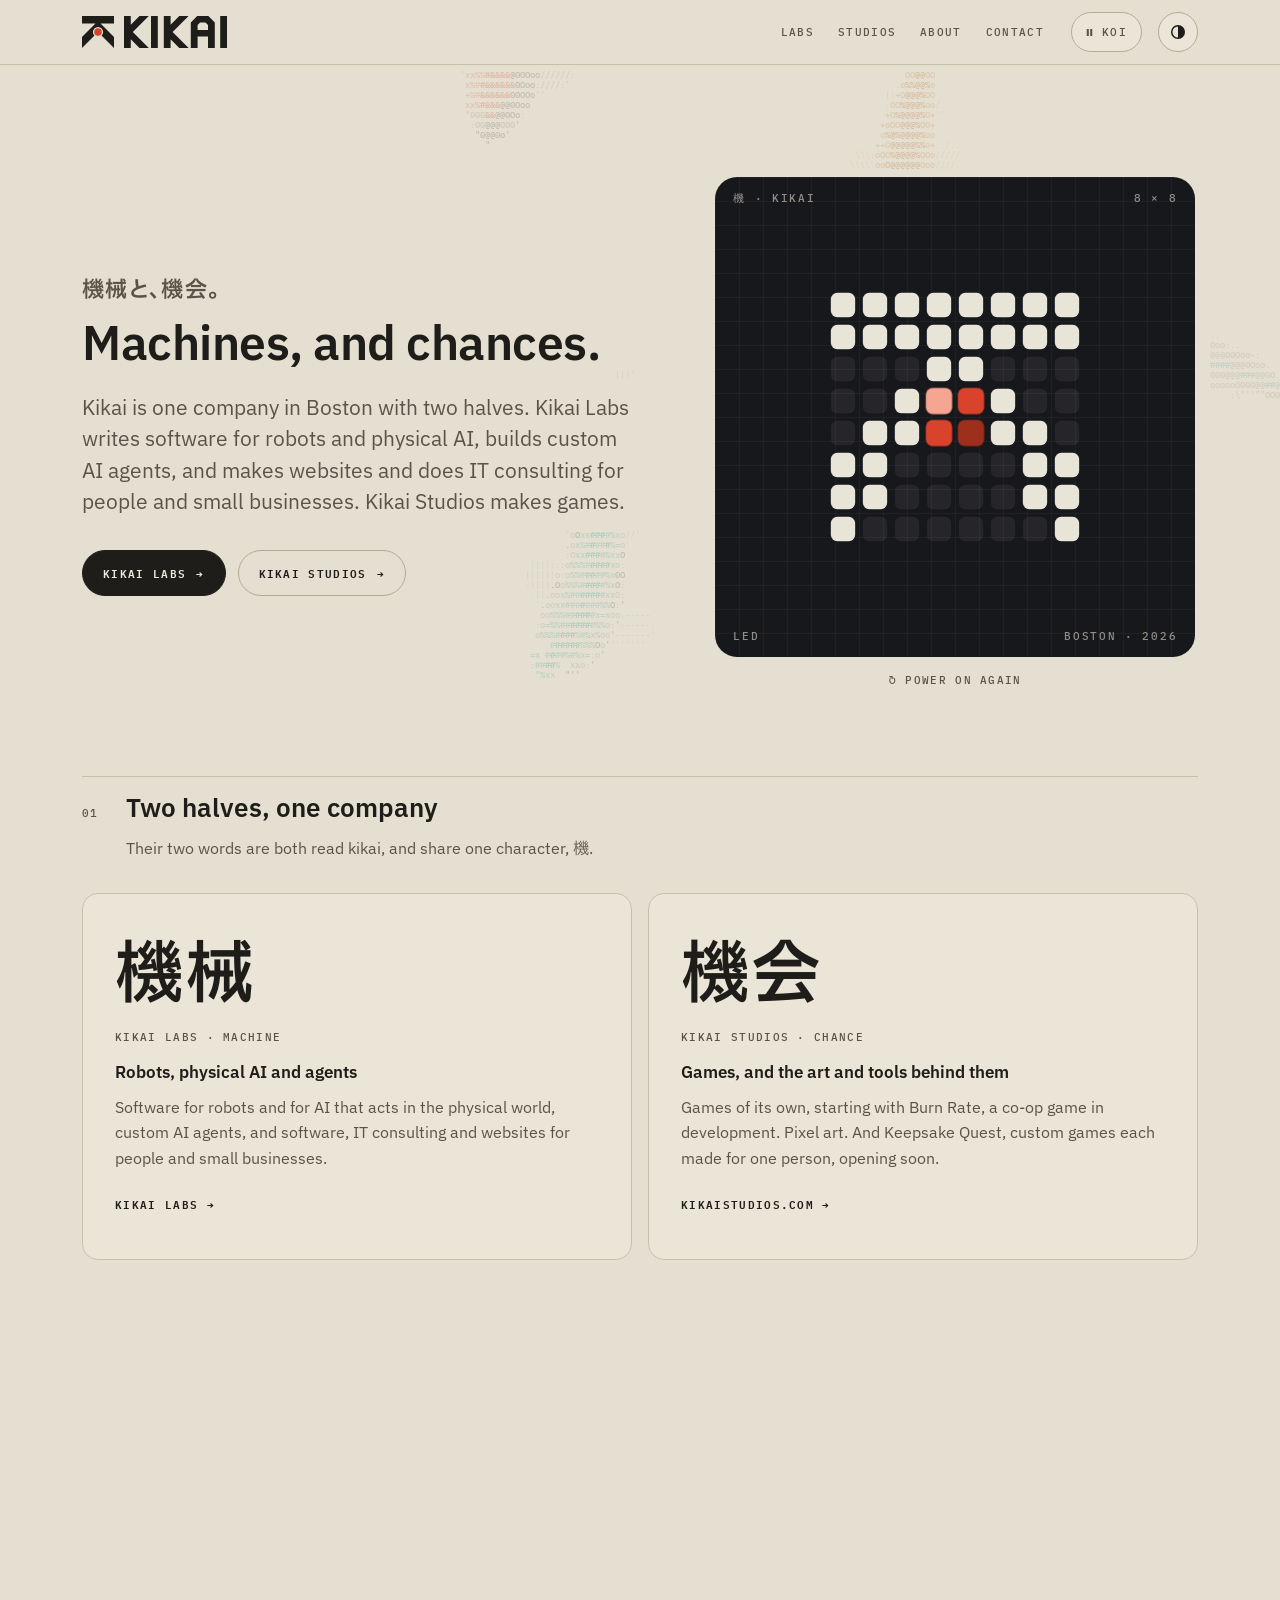
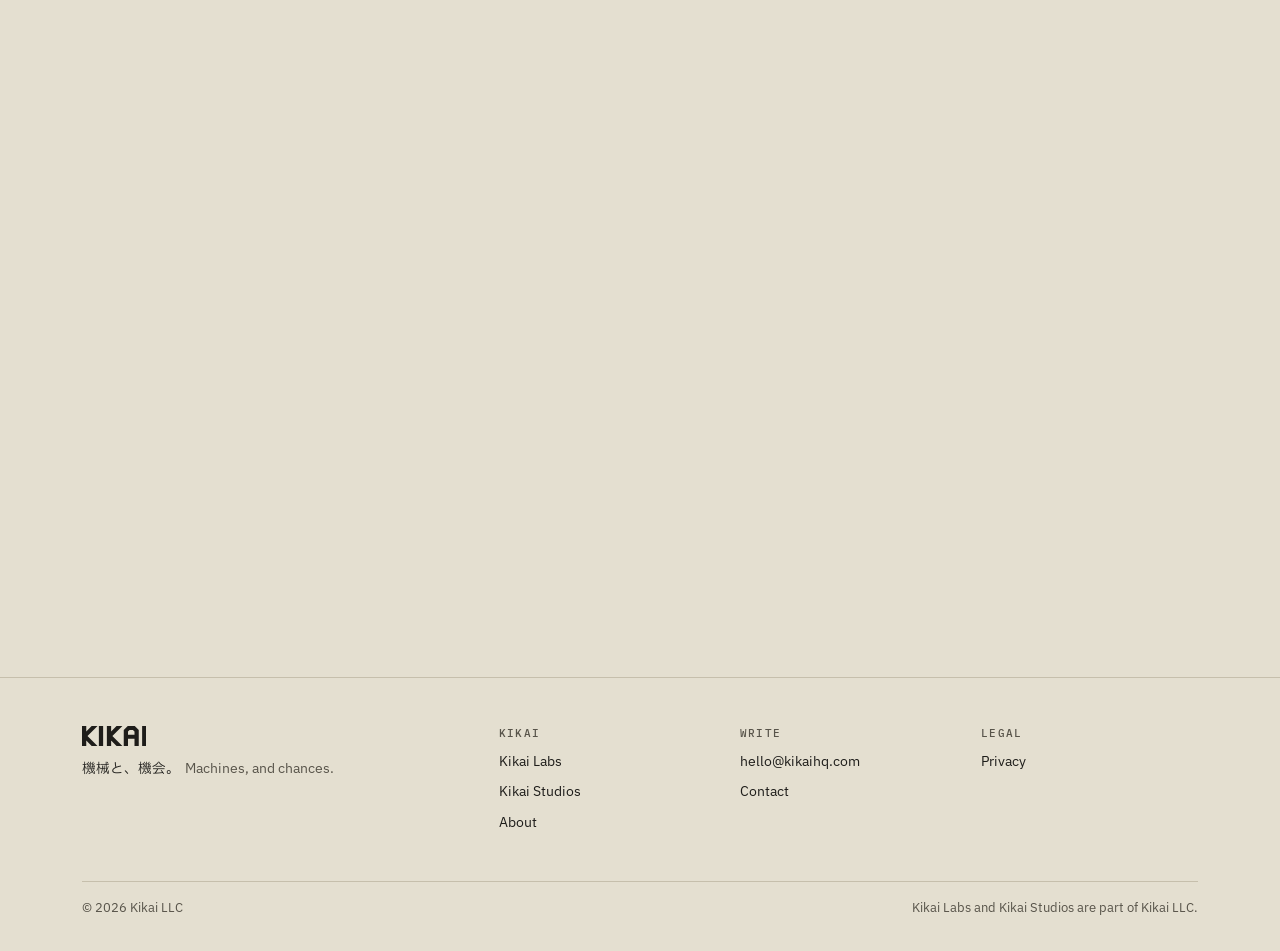
<file: index.html>
<!doctype html>
<html lang="en">
<head>
<meta charset="utf-8">
<meta name="viewport" content="width=device-width, initial-scale=1, viewport-fit=cover">
<meta http-equiv="Content-Security-Policy" content="default-src &#x27;self&#x27;; img-src &#x27;self&#x27; data:; style-src &#x27;self&#x27;; script-src &#x27;self&#x27;; font-src &#x27;self&#x27;; connect-src &#x27;self&#x27;; manifest-src &#x27;self&#x27;; object-src &#x27;none&#x27;; base-uri &#x27;self&#x27;; form-action &#x27;none&#x27;">
<meta name="referrer" content="strict-origin-when-cross-origin">
<meta name="color-scheme" content="dark light">
<title>Kikai · Machines, and chances</title>
<meta name="description" content="Kikai is one company in Boston with two halves. Kikai Labs works on robots, physical AI, AI agents and software. Kikai Studios makes games.">
<link rel="canonical" href="https://kikaihq.com/">
<meta property="og:url" content="https://kikaihq.com/">
<meta property="og:type" content="website">
<meta property="og:locale" content="en_US">
<meta property="og:site_name" content="Kikai">
<meta property="og:title" content="Kikai · Machines, and chances">
<meta property="og:description" content="Kikai is one company in Boston with two halves. Kikai Labs works on robots, physical AI, AI agents and software. Kikai Studios makes games.">
<meta property="og:image" content="https://kikaihq.com/assets/marks/og-kikaihq.com.png">
<meta property="og:image:width" content="1200">
<meta property="og:image:height" content="630">
<meta property="og:image:type" content="image/png">
<meta property="og:image:alt" content="The Kikai mark, a K turned a quarter with a red core, beside the words: Machines, and chances.">
<meta name="twitter:card" content="summary_large_image">
<meta name="twitter:title" content="Kikai · Machines, and chances">
<meta name="twitter:description" content="Kikai is one company in Boston with two halves. Kikai Labs works on robots, physical AI, AI agents and software. Kikai Studios makes games.">
<meta name="twitter:image" content="https://kikaihq.com/assets/marks/og-kikaihq.com.png">
<meta name="twitter:image:alt" content="The Kikai mark, a K turned a quarter with a red core, beside the words: Machines, and chances.">
<meta name="theme-color" content="#111317" media="(prefers-color-scheme: dark)">
<meta name="theme-color" content="#E4DFD0" media="(prefers-color-scheme: light)">
<link rel="icon" href="/favicon.ico?v=1c65050c24" sizes="16x16 32x32 48x48">
<link rel="icon" href="/assets/marks/icon.svg?v=1c65050c24" type="image/svg+xml">
<link rel="apple-touch-icon" href="/assets/marks/apple-touch-icon.png?v=1c65050c24">
<link rel="manifest" href="/site.webmanifest?v=1c65050c24">
<link rel="preload" href="/assets/fonts/ibm-plex-sans.woff2" as="font" type="font/woff2" crossorigin>
<link rel="preload" href="/assets/fonts/ibm-plex-mono-500.woff2" as="font" type="font/woff2" crossorigin>
<link rel="stylesheet" href="/assets/tokens.css">
<link rel="stylesheet" href="/assets/base.css">
<script src="/assets/js/theme.js"></script>
<script src="/assets/js/motion.js" defer></script>
<script src="/assets/js/koi.js" defer></script>
<link rel="stylesheet" href="/css/site.css">

<script src="/assets/js/power-on.js" defer></script>
<script type="application/ld+json">
{
  "@context": "https://schema.org",
  "@graph": [
    {
      "@type": "Organization",
      "@id": "https://kikaihq.com/#organization",
      "name": "Kikai LLC",
      "url": "https://kikaihq.com/",
      "logo": "https://kikaihq.com/assets/marks/icon-512.png",
      "email": "hello@kikaihq.com",
      "foundingDate": "2026-10-14",
      "founder": { "@type": "Person", "name": "Noah Jean-Pierre Hathout", "url": "https://noahhathout.com" },
      "address": { "@type": "PostalAddress", "addressRegion": "MA", "addressCountry": "US" }
    },
    {
      "@type": "WebSite",
      "@id": "https://kikaihq.com/#website",
      "name": "Kikai",
      "url": "https://kikaihq.com/",
      "inLanguage": "en",
      "publisher": { "@id": "https://kikaihq.com/#organization" }
    }
  ]
}
</script>
</head>
<body>
<a class="skip" href="#main">Skip to content</a>
<header class="site-head">
  <div class="wrap site-head-in">
    <a class="brand" href="/" aria-label="Kikai, home"><svg class="lockup" xmlns="http://www.w3.org/2000/svg" viewBox="0 0 36.25 8" aria-hidden="true" focusable="false"><defs><mask id="kv6-i1" maskUnits="userSpaceOnUse" x="-1" y="-1" width="10" height="10"><rect x="-1" y="-1" width="10" height="10" fill="white"/><circle cx="4" cy="4" r="1.28" fill="black"/></mask></defs><g transform="rotate(90 4 4)"><path mask="url(#kv6-i1)" d="M0 0H1.88V3.37L5.25 0H8L4 4L8 8H5.25L1.88 4.63V8H0Z" fill="currentColor"/><circle class="core" cx="4" cy="4" r="0.95" fill="#D9432C"/></g><g transform="translate(10.5 0) scale(1)"><path fill-rule="evenodd" d="M0 0H1.7V8H0Z M1.7 2.17L3.87 0H6.2L2.2 4L6.2 8H3.87L1.7 5.83Z M6.75 0H8.45V8H6.75Z M9.95 0H11.65V8H9.95Z M11.65 2.17L13.82 0H16.15L12.15 4L16.15 8H13.82L11.65 5.83Z M16.7 8V1.6L18.3 0H21.1L22.7 1.6V8H21V5.1H18.4V8Z M18.4 2.233V3.5H21V2.233L20.367 1.6H19.033Z M24.05 0H25.75V8H24.05Z" fill="currentColor"/></g></svg></a>
    <nav class="site-nav" aria-label="Main">
      <a href="/labs/">Labs</a>
      <a href="https://kikaistudios.com/">Studios</a>
      <a href="/about/">About</a>
      <a href="/contact/">Contact</a>
    </nav>
    <button type="button" class="theme-btn" data-theme-toggle aria-label="Switch between the ink and paper themes"><svg viewBox="0 0 16 16" aria-hidden="true" focusable="false"><circle cx="8" cy="8" r="6.25" fill="none" stroke="currentColor" stroke-width="1.5"/><path d="M8 1.75a6.25 6.25 0 0 1 0 12.5z" fill="currentColor"/></svg></button>
  </div>
</header>
<main id="main">

<section class="wrap hero" aria-labelledby="hero-title">
  <div class="hero-copy">
    <p class="hero-jp" lang="ja">機械と、機会。</p>
    <h1 id="hero-title">Machines, and chances.</h1>
    <p class="lede">Kikai is one company in Boston with two halves. Kikai Labs writes software for robots and physical AI, builds custom AI agents, and makes websites and does IT consulting for people and small businesses. Kikai Studios makes games.</p>
    <div class="btns">
      <a class="btn btn-primary" href="/labs/">Kikai Labs <span aria-hidden="true">→</span></a>
      <a class="btn" href="https://kikaistudios.com/">Kikai Studios <span aria-hidden="true">→</span></a>
    </div>
  </div>
  <div class="hero-art">
    <div class="board grid-bg power" id="power" data-power-on>
      <span class="anno tl" aria-hidden="true">機 · Kikai</span>
      <span class="anno tr" aria-hidden="true">8 × 8</span>
      <div class="layer led" aria-hidden="true"><svg xmlns="http://www.w3.org/2000/svg" viewBox="0 0 8 8" aria-hidden="true" focusable="false"><rect x="0.12" y="2.12" width=".76" height=".76" rx=".2" fill="rgba(233,228,216,.07)"/><rect x="1.12" y="2.12" width=".76" height=".76" rx=".2" fill="rgba(233,228,216,.07)"/><rect x="2.12" y="2.12" width=".76" height=".76" rx=".2" fill="rgba(233,228,216,.07)"/><rect x="5.12" y="2.12" width=".76" height=".76" rx=".2" fill="rgba(233,228,216,.07)"/><rect x="6.12" y="2.12" width=".76" height=".76" rx=".2" fill="rgba(233,228,216,.07)"/><rect x="7.12" y="2.12" width=".76" height=".76" rx=".2" fill="rgba(233,228,216,.07)"/><rect x="0.12" y="3.12" width=".76" height=".76" rx=".2" fill="rgba(233,228,216,.07)"/><rect x="1.12" y="3.12" width=".76" height=".76" rx=".2" fill="rgba(233,228,216,.07)"/><rect x="6.12" y="3.12" width=".76" height=".76" rx=".2" fill="rgba(233,228,216,.07)"/><rect x="7.12" y="3.12" width=".76" height=".76" rx=".2" fill="rgba(233,228,216,.07)"/><rect x="0.12" y="4.12" width=".76" height=".76" rx=".2" fill="rgba(233,228,216,.07)"/><rect x="7.12" y="4.12" width=".76" height=".76" rx=".2" fill="rgba(233,228,216,.07)"/><rect x="2.12" y="5.12" width=".76" height=".76" rx=".2" fill="rgba(233,228,216,.07)"/><rect x="3.12" y="5.12" width=".76" height=".76" rx=".2" fill="rgba(233,228,216,.07)"/><rect x="4.12" y="5.12" width=".76" height=".76" rx=".2" fill="rgba(233,228,216,.07)"/><rect x="5.12" y="5.12" width=".76" height=".76" rx=".2" fill="rgba(233,228,216,.07)"/><rect x="2.12" y="6.12" width=".76" height=".76" rx=".2" fill="rgba(233,228,216,.07)"/><rect x="3.12" y="6.12" width=".76" height=".76" rx=".2" fill="rgba(233,228,216,.07)"/><rect x="4.12" y="6.12" width=".76" height=".76" rx=".2" fill="rgba(233,228,216,.07)"/><rect x="5.12" y="6.12" width=".76" height=".76" rx=".2" fill="rgba(233,228,216,.07)"/><rect x="1.12" y="7.12" width=".76" height=".76" rx=".2" fill="rgba(233,228,216,.07)"/><rect x="2.12" y="7.12" width=".76" height=".76" rx=".2" fill="rgba(233,228,216,.07)"/><rect x="3.12" y="7.12" width=".76" height=".76" rx=".2" fill="rgba(233,228,216,.07)"/><rect x="4.12" y="7.12" width=".76" height=".76" rx=".2" fill="rgba(233,228,216,.07)"/><rect x="5.12" y="7.12" width=".76" height=".76" rx=".2" fill="rgba(233,228,216,.07)"/><rect x="6.12" y="7.12" width=".76" height=".76" rx=".2" fill="rgba(233,228,216,.07)"/><rect class="mod d3" x="0.12" y="0.12" width=".76" height=".76" rx=".2" fill="#E9E4D8"/><rect class="mod d3" x="1.12" y="0.12" width=".76" height=".76" rx=".2" fill="#E9E4D8"/><rect class="mod d3" x="2.12" y="0.12" width=".76" height=".76" rx=".2" fill="#E9E4D8"/><rect class="mod d3" x="3.12" y="0.12" width=".76" height=".76" rx=".2" fill="#E9E4D8"/><rect class="mod d3" x="4.12" y="0.12" width=".76" height=".76" rx=".2" fill="#E9E4D8"/><rect class="mod d3" x="5.12" y="0.12" width=".76" height=".76" rx=".2" fill="#E9E4D8"/><rect class="mod d3" x="6.12" y="0.12" width=".76" height=".76" rx=".2" fill="#E9E4D8"/><rect class="mod d3" x="7.12" y="0.12" width=".76" height=".76" rx=".2" fill="#E9E4D8"/><rect class="mod d3" x="0.12" y="1.12" width=".76" height=".76" rx=".2" fill="#E9E4D8"/><rect class="mod d2" x="1.12" y="1.12" width=".76" height=".76" rx=".2" fill="#E9E4D8"/><rect class="mod d2" x="2.12" y="1.12" width=".76" height=".76" rx=".2" fill="#E9E4D8"/><rect class="mod d2" x="3.12" y="1.12" width=".76" height=".76" rx=".2" fill="#E9E4D8"/><rect class="mod d2" x="4.12" y="1.12" width=".76" height=".76" rx=".2" fill="#E9E4D8"/><rect class="mod d2" x="5.12" y="1.12" width=".76" height=".76" rx=".2" fill="#E9E4D8"/><rect class="mod d2" x="6.12" y="1.12" width=".76" height=".76" rx=".2" fill="#E9E4D8"/><rect class="mod d3" x="7.12" y="1.12" width=".76" height=".76" rx=".2" fill="#E9E4D8"/><rect class="mod d1" x="3.12" y="2.12" width=".76" height=".76" rx=".2" fill="#E9E4D8"/><rect class="mod d1" x="4.12" y="2.12" width=".76" height=".76" rx=".2" fill="#E9E4D8"/><rect class="mod d1" x="2.12" y="3.12" width=".76" height=".76" rx=".2" fill="#E9E4D8"/><rect class="core d0" x="3.12" y="3.12" width=".76" height=".76" rx=".2" fill="#F6A592"/><rect class="core d0" x="4.12" y="3.12" width=".76" height=".76" rx=".2" fill="#D9432C"/><rect class="mod d1" x="5.12" y="3.12" width=".76" height=".76" rx=".2" fill="#E9E4D8"/><rect class="mod d2" x="1.12" y="4.12" width=".76" height=".76" rx=".2" fill="#E9E4D8"/><rect class="mod d1" x="2.12" y="4.12" width=".76" height=".76" rx=".2" fill="#E9E4D8"/><rect class="core d0" x="3.12" y="4.12" width=".76" height=".76" rx=".2" fill="#D9432C"/><rect class="core d0" x="4.12" y="4.12" width=".76" height=".76" rx=".2" fill="#9E2F1C"/><rect class="mod d1" x="5.12" y="4.12" width=".76" height=".76" rx=".2" fill="#E9E4D8"/><rect class="mod d2" x="6.12" y="4.12" width=".76" height=".76" rx=".2" fill="#E9E4D8"/><rect class="mod d3" x="0.12" y="5.12" width=".76" height=".76" rx=".2" fill="#E9E4D8"/><rect class="mod d2" x="1.12" y="5.12" width=".76" height=".76" rx=".2" fill="#E9E4D8"/><rect class="mod d2" x="6.12" y="5.12" width=".76" height=".76" rx=".2" fill="#E9E4D8"/><rect class="mod d3" x="7.12" y="5.12" width=".76" height=".76" rx=".2" fill="#E9E4D8"/><rect class="mod d3" x="0.12" y="6.12" width=".76" height=".76" rx=".2" fill="#E9E4D8"/><rect class="mod d2" x="1.12" y="6.12" width=".76" height=".76" rx=".2" fill="#E9E4D8"/><rect class="mod d2" x="6.12" y="6.12" width=".76" height=".76" rx=".2" fill="#E9E4D8"/><rect class="mod d3" x="7.12" y="6.12" width=".76" height=".76" rx=".2" fill="#E9E4D8"/><rect class="mod d3" x="0.12" y="7.12" width=".76" height=".76" rx=".2" fill="#E9E4D8"/><rect class="mod d3" x="7.12" y="7.12" width=".76" height=".76" rx=".2" fill="#E9E4D8"/></svg></div>
      <div class="layer px" aria-hidden="true"><svg xmlns="http://www.w3.org/2000/svg" viewBox="0 0 8 8" aria-hidden="true" focusable="false" shape-rendering="crispEdges"><path d="M0 0h8v2h-8zM3 2h2v1h-2zM2 3h1v1h-1zM5 3h1v1h-1zM1 4h2v1h-2zM5 4h2v1h-2zM0 5h2v2h-2zM6 5h2v2h-2zM0 7h1v1h-1zM7 7h1v1h-1z" fill="#E9E4D8"/><path d="M3 3h1v1h-1z" fill="#F6A592"/><path d="M4 3h1v1h-1zM3 4h1v1h-1z" fill="#D9432C"/><path d="M4 4h1v1h-1z" fill="#9E2F1C"/></svg></div>
      <div class="layer vec"><svg xmlns="http://www.w3.org/2000/svg" viewBox="0 0 8 8" role="img" aria-label="The Kikai mark: a K turned a quarter, standing on two legs, with a red core at its heart"><defs><mask id="kv1-i2" maskUnits="userSpaceOnUse" x="-1" y="-1" width="10" height="10"><rect x="-1" y="-1" width="10" height="10" fill="white"/><circle cx="4" cy="4" r="1.28" fill="black"/></mask></defs><g transform="rotate(90 4 4)"><path mask="url(#kv1-i2)" d="M0 0H1.88V3.37L5.25 0H8L4 4L8 8H5.25L1.88 4.63V8H0Z" fill="currentColor"/><circle class="core" cx="4" cy="4" r="0.95" fill="#D9432C"/></g></svg></div>
      <span class="anno bl" data-power-on-stage aria-hidden="true">LED · Pixel · Vector</span>
      <span class="anno br" aria-hidden="true">Boston · 2026</span>
    </div>
    <button type="button" class="replay" data-power-on-replay aria-controls="power" hidden><span aria-hidden="true">↻</span> Power on again</button>
  </div>
</section>

<section class="section wrap" aria-labelledby="halves-title">
  <div class="section-head">
    <span class="label">01</span>
    <h2 id="halves-title">Two halves, one company</h2>
    <p>Their two words are both read kikai, and share one character, 機.</p>
  </div>
  <div class="halves">
    <article class="card half card-link">
      <span class="half-jp" lang="ja">機械</span>
      <span class="label">Kikai Labs · machine</span>
      <h3>Robots, physical AI and agents</h3>
      <p>Software for robots and for AI that acts in the physical world, custom AI agents, and software, IT consulting and websites for people and small businesses.</p>
      <a class="more stretch" href="/labs/">Kikai Labs <span aria-hidden="true">→</span></a>
    </article>
    <article class="card half card-link">
      <span class="half-jp" lang="ja">機会</span>
      <span class="label">Kikai Studios · chance</span>
      <h3>Games, and the art and tools behind them</h3>
      <p>Games of its own, starting with Burn Rate, a co-op game in development. Pixel art. And Keepsake Quest, custom games each made for one person, opening soon.</p>
      <a class="more stretch" href="https://kikaistudios.com/">kikaistudios.com <span aria-hidden="true">→</span></a>
    </article>
  </div>
</section>

<section class="section wrap" aria-labelledby="name-title">
  <div class="section-head">
    <span class="label">02</span>
    <h2 id="name-title">One character, two words</h2>
  </div>
  <div class="name-grid">
    <figure class="board grid-bg kanji-board">
      <span class="anno tl" aria-hidden="true">機 · ki</span>
      <span class="anno tr" aria-hidden="true">15 × 15</span>
      <svg xmlns="http://www.w3.org/2000/svg" viewBox="0 0 15 15" role="img" aria-label="The character 機, drawn on a 15 by 15 grid, with a red dot where its tree radical crosses itself" shape-rendering="crispEdges"><path d="M2 0h1v4h-1zM7 0h1v1h-1zM9 0h1v2h-1zM13 0h1v1h-1zM6 1h1v1h-1zM12 1h1v1h-1zM5 2h1v1h-1zM8 2h2v1h-2zM11 2h1v1h-1zM14 2h1v1h-1zM6 3h2v1h-2zM9 3h1v5h-1zM12 3h2v1h-2zM0 4h2v1h-2zM3 4h2v1h-2zM6 4h1v1h-1zM12 4h1v1h-1zM2 5h1v1h-1zM5 5h1v1h-1zM7 5h1v1h-1zM11 5h1v1h-1zM14 5h1v1h-1zM1 6h3v2h-3zM5 6h3v1h-3zM11 6h4v1h-4zM13 7h1v1h-1zM0 8h1v3h-1zM2 8h1v7h-1zM4 8h1v1h-1zM6 8h9v1h-9zM6 9h1v2h-1zM10 9h1v3h-1zM13 10h1v1h-1zM6 11h2v1h-2zM12 11h1v1h-1zM5 12h1v2h-1zM8 12h1v1h-1zM11 12h1v1h-1zM14 12h1v2h-1zM10 13h1v1h-1zM12 13h1v1h-1zM4 14h1v1h-1zM8 14h2v1h-2zM13 14h2v1h-2z" fill="currentColor"/><path d="M2 4h1v1h-1z" fill="#D9432C"/></svg>
    </figure>
    <dl class="words">
      <div><dt lang="ja">機</dt><dd><b>ki</b><span>The character both words share. It once named the trigger of a crossbow.</span></dd></div>
      <div><dt lang="ja">機械</dt><dd><b>kikai, machine</b><span>Kikai Labs: robots, physical AI, agents, software.</span></dd></div>
      <div><dt lang="ja">機会</dt><dd><b>kikai, chance</b><span>Kikai Studios: chances to play.</span></dd></div>
      <div><dt lang="ja" class="long">機械と、機会。</dt><dd><b>kikai to, kikai</b><span>Machines, and chances. Both halves in one line.</span></dd></div>
    </dl>
  </div>
</section>

<section class="section wrap" aria-labelledby="cta-title">
  <div class="board grid-bg cta">
    <div>
      <p class="label">Write to Kikai</p>
      <h2 id="cta-title">Working on a robot, an agent, a website or a game?</h2>
      <p>One address reaches both halves of Kikai.</p>
    </div>
    <a class="btn btn-primary btn-email" href="mailto:hello@kikaihq.com?subject=Hello%2C%20Kikai">hello@kikaihq.com</a>
  </div>
</section>
<div class="wrap">
  <p class="founder">Founded in 2026 by Noah Jean-Pierre Hathout, a robotics and AI engineer in Boston. <a href="https://noahhathout.com">noahhathout.com</a></p>
</div>

</main>
<footer class="site-foot">
  <div class="wrap">
    <div class="foot-top">
      <div class="foot-brand">
        <a class="brand" href="/" aria-label="Kikai, home"><svg class="wordmark" xmlns="http://www.w3.org/2000/svg" viewBox="0 0 25.75 8" aria-hidden="true" focusable="false"><path fill-rule="evenodd" d="M0 0H1.7V8H0Z M1.7 2.17L3.87 0H6.2L2.2 4L6.2 8H3.87L1.7 5.83Z M6.75 0H8.45V8H6.75Z M9.95 0H11.65V8H9.95Z M11.65 2.17L13.82 0H16.15L12.15 4L16.15 8H13.82L11.65 5.83Z M16.7 8V1.6L18.3 0H21.1L22.7 1.6V8H21V5.1H18.4V8Z M18.4 2.233V3.5H21V2.233L20.367 1.6H19.033Z M24.05 0H25.75V8H24.05Z" fill="currentColor"/></svg></a>
        <p class="foot-tag"><span lang="ja">機械と、機会。</span>Machines, and chances.</p>
      </div>
      <nav class="foot-nav" aria-label="Footer">
        <div>
          <p class="label">Kikai</p>
          <ul>
            <li><a href="/labs/">Kikai Labs</a></li>
            <li><a href="https://kikaistudios.com/">Kikai Studios</a></li>
            <li><a href="/about/">About</a></li>
          </ul>
        </div>
        <div>
          <p class="label">Write</p>
          <ul>
            <li><a href="mailto:hello@kikaihq.com">hello@kikaihq.com</a></li>
            <li><a href="/contact/">Contact</a></li>
          </ul>
        </div>
        <div>
          <p class="label">Legal</p>
          <ul>
            <li><a href="/privacy/">Privacy</a></li>
          </ul>
        </div>
      </nav>
    </div>
    <div class="foot-legal">
      <p>© 2026 Kikai LLC</p>
      <p>Kikai Labs and Kikai Studios are part of Kikai LLC.</p>
    </div>
  </div>
</footer>
</body>
</html>
</file>
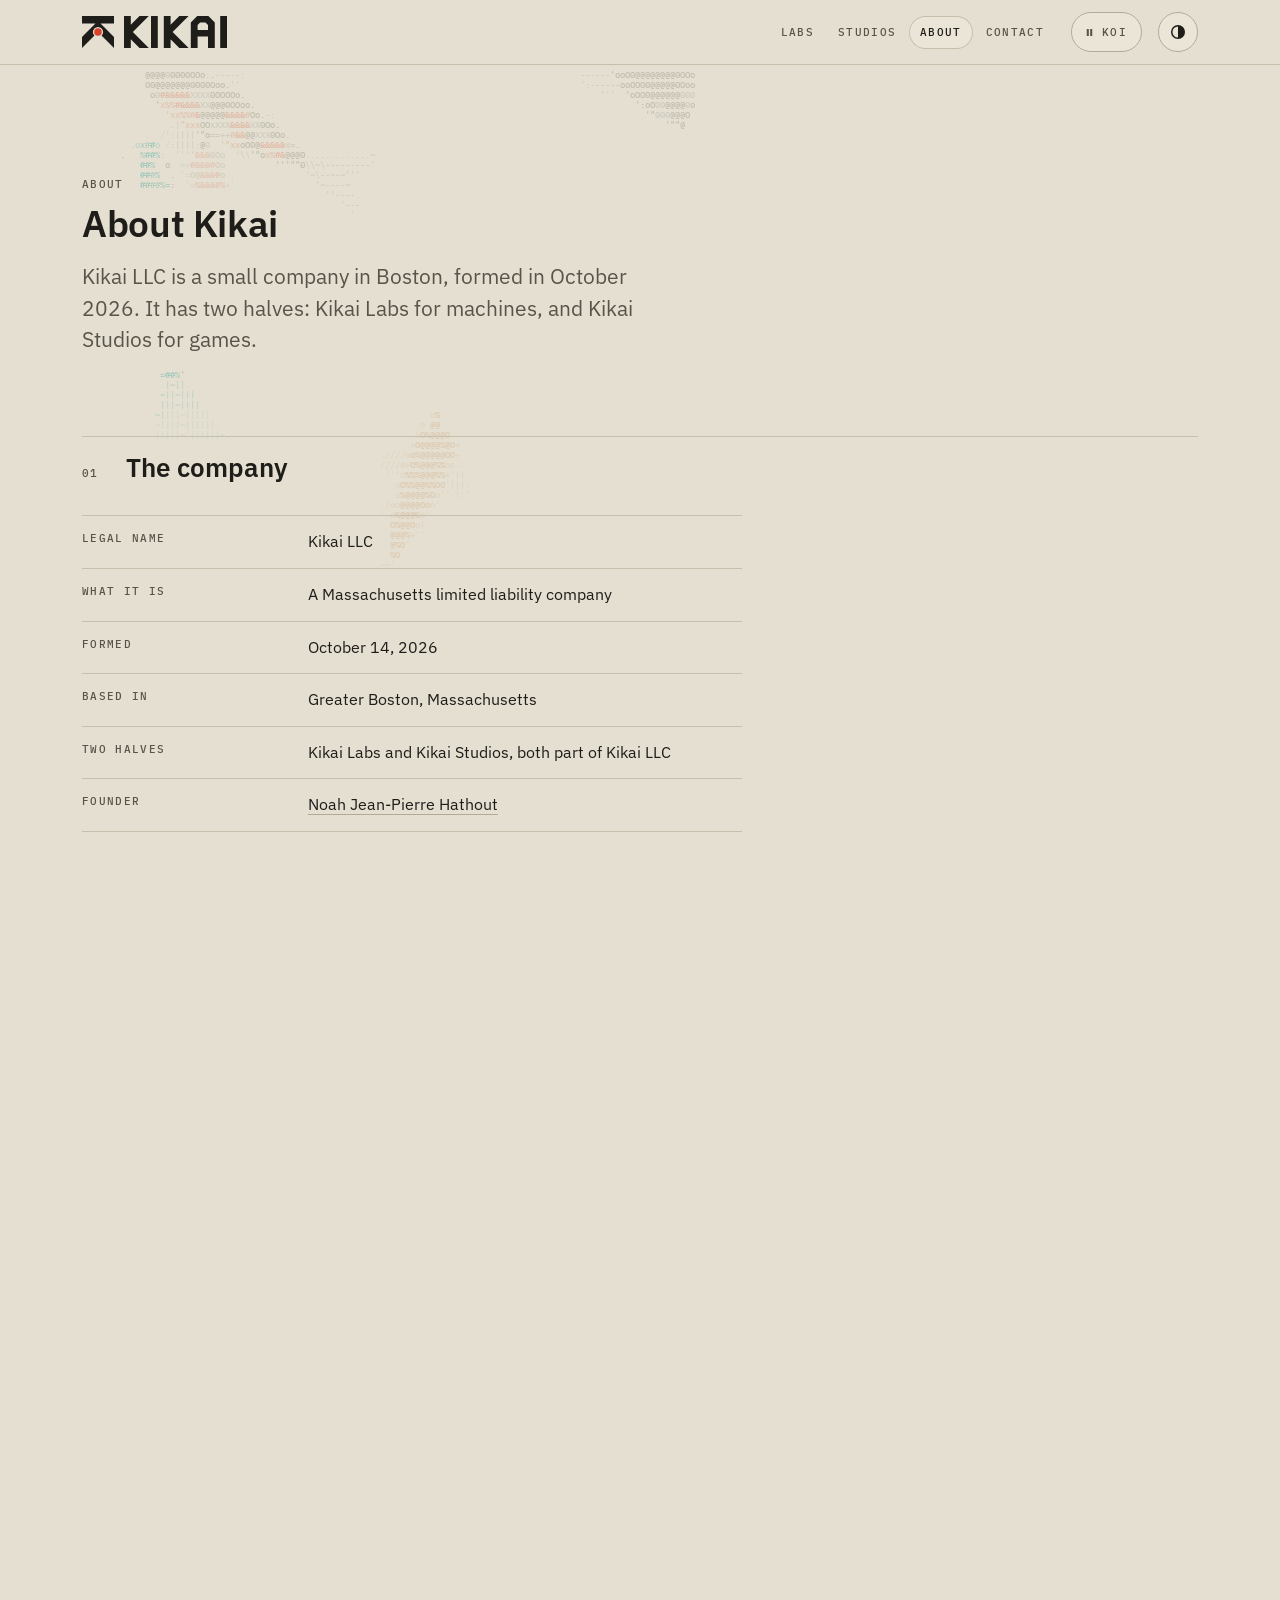
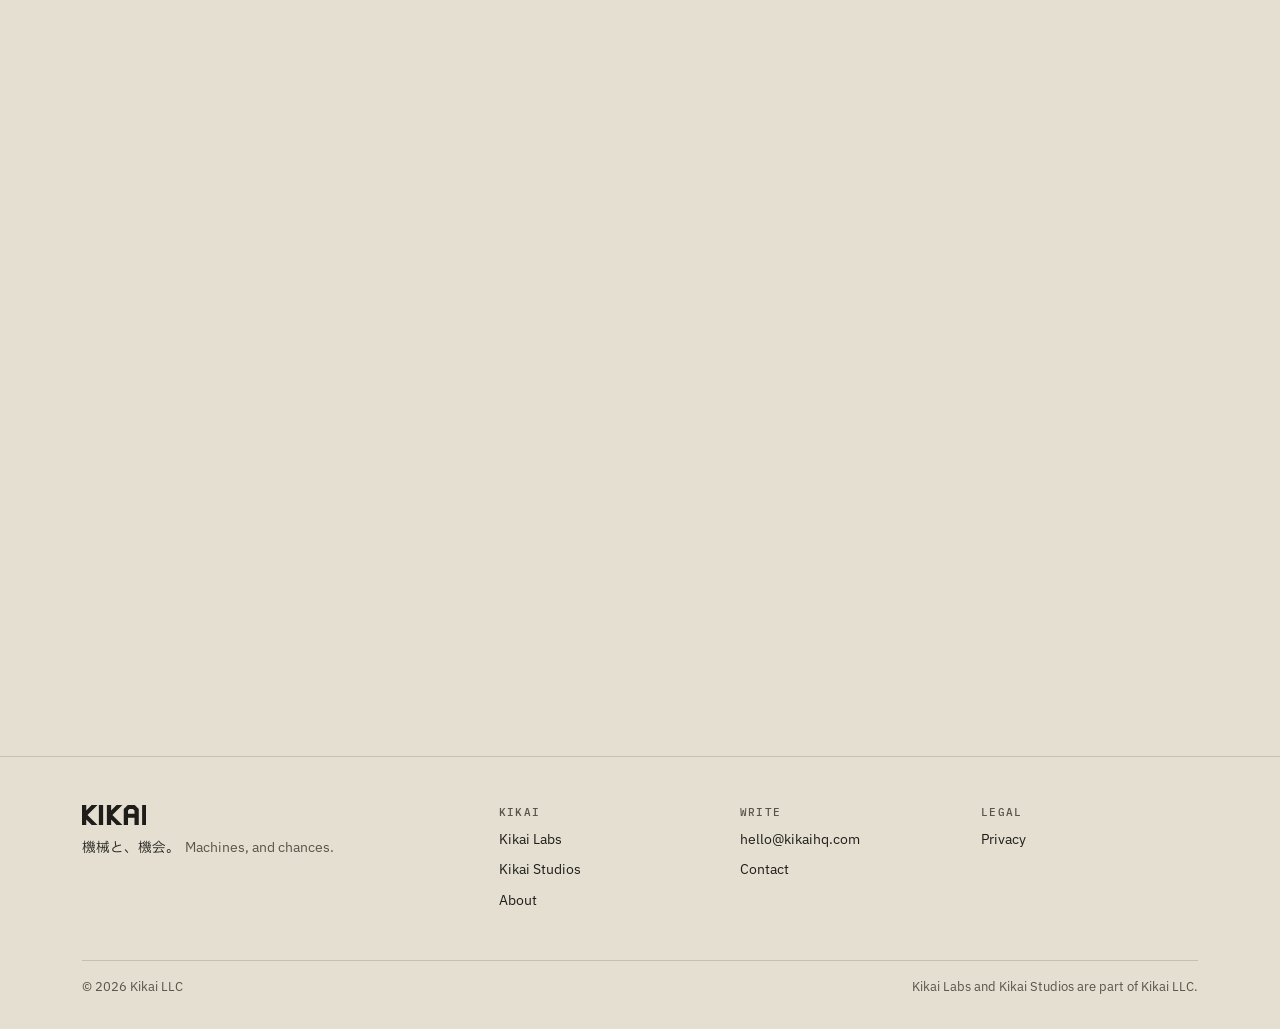
<file: about/index.html>
<!doctype html>
<html lang="en">
<head>
<meta charset="utf-8">
<meta name="viewport" content="width=device-width, initial-scale=1, viewport-fit=cover">
<meta http-equiv="Content-Security-Policy" content="default-src &#x27;self&#x27;; img-src &#x27;self&#x27; data:; style-src &#x27;self&#x27;; script-src &#x27;self&#x27;; font-src &#x27;self&#x27;; connect-src &#x27;self&#x27;; manifest-src &#x27;self&#x27;; object-src &#x27;none&#x27;; base-uri &#x27;self&#x27;; form-action &#x27;none&#x27;">
<meta name="referrer" content="strict-origin-when-cross-origin">
<meta name="color-scheme" content="dark light">
<title>About Kikai</title>
<meta name="description" content="Kikai LLC is a Massachusetts company formed on October 14, 2026, with two halves, Kikai Labs and Kikai Studios. Founded by Noah Jean-Pierre Hathout in Boston.">
<link rel="canonical" href="https://kikaihq.com/about/">
<meta property="og:url" content="https://kikaihq.com/about/">
<meta property="og:type" content="website">
<meta property="og:locale" content="en_US">
<meta property="og:site_name" content="Kikai">
<meta property="og:title" content="About Kikai">
<meta property="og:description" content="Kikai LLC is a Massachusetts company formed on October 14, 2026, with two halves, Kikai Labs and Kikai Studios. Founded by Noah Jean-Pierre Hathout in Boston.">
<meta property="og:image" content="https://kikaihq.com/assets/marks/og-kikaihq.com.png">
<meta property="og:image:width" content="1200">
<meta property="og:image:height" content="630">
<meta property="og:image:type" content="image/png">
<meta property="og:image:alt" content="The Kikai mark, a K turned a quarter with a red core, beside the words: Machines, and chances.">
<meta name="twitter:card" content="summary_large_image">
<meta name="twitter:title" content="About Kikai">
<meta name="twitter:description" content="Kikai LLC is a Massachusetts company formed on October 14, 2026, with two halves, Kikai Labs and Kikai Studios. Founded by Noah Jean-Pierre Hathout in Boston.">
<meta name="twitter:image" content="https://kikaihq.com/assets/marks/og-kikaihq.com.png">
<meta name="twitter:image:alt" content="The Kikai mark, a K turned a quarter with a red core, beside the words: Machines, and chances.">
<meta name="theme-color" content="#111317" media="(prefers-color-scheme: dark)">
<meta name="theme-color" content="#E4DFD0" media="(prefers-color-scheme: light)">
<link rel="icon" href="/favicon.ico?v=1c65050c24" sizes="16x16 32x32 48x48">
<link rel="icon" href="/assets/marks/icon.svg?v=1c65050c24" type="image/svg+xml">
<link rel="apple-touch-icon" href="/assets/marks/apple-touch-icon.png?v=1c65050c24">
<link rel="manifest" href="/site.webmanifest?v=1c65050c24">
<link rel="preload" href="/assets/fonts/ibm-plex-sans.woff2" as="font" type="font/woff2" crossorigin>
<link rel="preload" href="/assets/fonts/ibm-plex-mono-500.woff2" as="font" type="font/woff2" crossorigin>
<link rel="stylesheet" href="/assets/tokens.css">
<link rel="stylesheet" href="/assets/base.css">
<script src="/assets/js/theme.js"></script>
<script src="/assets/js/motion.js" defer></script>
<script src="/assets/js/koi.js" defer></script>
<link rel="stylesheet" href="/css/site.css">
<script type="application/ld+json">
{"@context": "https://schema.org", "@type": "BreadcrumbList", "itemListElement": [
  {"@type": "ListItem", "position": 1, "name": "Kikai", "item": "https://kikaihq.com/"},
  {"@type": "ListItem", "position": 2, "name": "About", "item": "https://kikaihq.com/about/"}]}
</script>

</head>
<body>
<a class="skip" href="#main">Skip to content</a>
<header class="site-head">
  <div class="wrap site-head-in">
    <a class="brand" href="/" aria-label="Kikai, home"><svg class="lockup" xmlns="http://www.w3.org/2000/svg" viewBox="0 0 36.25 8" aria-hidden="true" focusable="false"><defs><mask id="kv6-i1" maskUnits="userSpaceOnUse" x="-1" y="-1" width="10" height="10"><rect x="-1" y="-1" width="10" height="10" fill="white"/><circle cx="4" cy="4" r="1.28" fill="black"/></mask></defs><g transform="rotate(90 4 4)"><path mask="url(#kv6-i1)" d="M0 0H1.88V3.37L5.25 0H8L4 4L8 8H5.25L1.88 4.63V8H0Z" fill="currentColor"/><circle class="core" cx="4" cy="4" r="0.95" fill="#D9432C"/></g><g transform="translate(10.5 0) scale(1)"><path fill-rule="evenodd" d="M0 0H1.7V8H0Z M1.7 2.17L3.87 0H6.2L2.2 4L6.2 8H3.87L1.7 5.83Z M6.75 0H8.45V8H6.75Z M9.95 0H11.65V8H9.95Z M11.65 2.17L13.82 0H16.15L12.15 4L16.15 8H13.82L11.65 5.83Z M16.7 8V1.6L18.3 0H21.1L22.7 1.6V8H21V5.1H18.4V8Z M18.4 2.233V3.5H21V2.233L20.367 1.6H19.033Z M24.05 0H25.75V8H24.05Z" fill="currentColor"/></g></svg></a>
    <nav class="site-nav" aria-label="Main">
      <a href="/labs/">Labs</a>
      <a href="https://kikaistudios.com/">Studios</a>
      <a href="/about/" aria-current="page">About</a>
      <a href="/contact/">Contact</a>
    </nav>
    <button type="button" class="theme-btn" data-theme-toggle aria-label="Switch between the ink and paper themes"><svg viewBox="0 0 16 16" aria-hidden="true" focusable="false"><circle cx="8" cy="8" r="6.25" fill="none" stroke="currentColor" stroke-width="1.5"/><path d="M8 1.75a6.25 6.25 0 0 1 0 12.5z" fill="currentColor"/></svg></button>
  </div>
</header>
<main id="main">

<section class="wrap page-hero" aria-labelledby="about-title">
  <div>
    <p class="label">About</p>
    <h1 id="about-title">About Kikai</h1>
    <p class="lede">Kikai LLC is a small company in Boston, formed in October 2026. It has two halves: Kikai Labs for machines, and Kikai Studios for games.</p>
  </div>
</section>

<section class="section wrap" aria-labelledby="facts-title">
  <div class="section-head">
    <span class="label">01</span>
    <h2 id="facts-title">The company</h2>
  </div>
  <dl class="facts prose">
    <div><dt>Legal name</dt><dd>Kikai LLC</dd></div>
    <div><dt>What it is</dt><dd>A Massachusetts limited liability company</dd></div>
    <div><dt>Formed</dt><dd>October 14, 2026</dd></div>
    <div><dt>Based in</dt><dd>Greater Boston, Massachusetts</dd></div>
    <div><dt>Two halves</dt><dd>Kikai Labs and Kikai Studios, both part of Kikai LLC</dd></div>
    <div><dt>Founder</dt><dd><a href="https://noahhathout.com">Noah Jean-Pierre Hathout</a></dd></div>
  </dl>
</section>

<section class="section wrap" aria-labelledby="word-title">
  <div class="section-head">
    <span class="label">02</span>
    <h2 id="word-title">The name</h2>
  </div>
  <div class="mark-grid">
    <figure class="board grid-bg kanji-board">
      <span class="anno tl" aria-hidden="true">機 · ki</span>
      <svg xmlns="http://www.w3.org/2000/svg" viewBox="0 0 15 15" role="img" aria-label="The character 機, drawn on a 15 by 15 grid" shape-rendering="crispEdges"><path d="M2 0h1v4h-1zM7 0h1v1h-1zM9 0h1v2h-1zM13 0h1v1h-1zM6 1h1v1h-1zM12 1h1v1h-1zM5 2h1v1h-1zM8 2h2v1h-2zM11 2h1v1h-1zM14 2h1v1h-1zM6 3h2v1h-2zM9 3h1v5h-1zM12 3h2v1h-2zM0 4h2v1h-2zM3 4h2v1h-2zM6 4h1v1h-1zM12 4h1v1h-1zM2 5h1v1h-1zM5 5h1v1h-1zM7 5h1v1h-1zM11 5h1v1h-1zM14 5h1v1h-1zM1 6h3v2h-3zM5 6h3v1h-3zM11 6h4v1h-4zM13 7h1v1h-1zM0 8h1v3h-1zM2 8h1v7h-1zM4 8h1v1h-1zM6 8h9v1h-9zM6 9h1v2h-1zM10 9h1v3h-1zM13 10h1v1h-1zM6 11h2v1h-2zM12 11h1v1h-1zM5 12h1v2h-1zM8 12h1v1h-1zM11 12h1v1h-1zM14 12h1v2h-1zM10 13h1v1h-1zM12 13h1v1h-1zM4 14h1v1h-1zM8 14h2v1h-2zM13 14h2v1h-2z" fill="currentColor"/><path d="M2 4h1v1h-1z" fill="#D9432C"/></svg>
    </figure>
    <div class="prose">
      <p>Kikai, <span lang="ja">キカイ</span>, is two Japanese words that share one character, <span lang="ja">機</span>. Written <span lang="ja">機械</span>, kikai means machine. Written <span lang="ja">機会</span>, it means chance.</p>
      <p>The company is both. Kikai Labs works with machines: robots, physical AI, and the agents and software around them. Kikai Studios makes chances to play: games, pixel art, and the tools behind them.</p>
      <p>The tagline says it in one line: <span lang="ja">機械と、機会。</span> Machines, and chances.</p>
    </div>
  </div>
</section>

<section class="section wrap" aria-labelledby="mark-title">
  <div class="section-head">
    <span class="label">03</span>
    <h2 id="mark-title">The mark</h2>
  </div>
  <div class="mark-grid flip">
    <figure class="board grid-bg mark-board">
      <span class="anno tl" aria-hidden="true">8 × 8</span>
      <svg xmlns="http://www.w3.org/2000/svg" viewBox="0 0 8 8" role="img" aria-label="The Kikai mark: a K turned a quarter, standing on two legs, with a red core at its heart"><defs><mask id="kv1-i2" maskUnits="userSpaceOnUse" x="-1" y="-1" width="10" height="10"><rect x="-1" y="-1" width="10" height="10" fill="white"/><circle cx="4" cy="4" r="1.28" fill="black"/></mask></defs><g transform="rotate(90 4 4)"><path mask="url(#kv1-i2)" d="M0 0H1.88V3.37L5.25 0H8L4 4L8 8H5.25L1.88 4.63V8H0Z" fill="currentColor"/><circle class="core" cx="4" cy="4" r="0.95" fill="#D9432C"/></g></svg>
    </figure>
    <div class="prose">
      <p>The mark is a K given a quarter turn. Turned clockwise, the stem becomes a bar, the arms become legs, and the letter stands up as a figure with a red core at its heart.</p>
      <p>In Japanese a turning point is <span lang="ja">転機</span>, tenki, written with the same <span lang="ja">機</span>.</p>
      <p>The red is vermilion, <span lang="ja">朱</span>, shu: the color of the paste a Japanese seal is pressed in. It is Kikai’s one color, and it is always a dot, never a field.</p>
    </div>
  </div>
</section>

<section class="section wrap" aria-labelledby="cta-title">
  <div class="board grid-bg cta">
    <div>
      <p class="label">Write to Kikai</p>
      <h2 id="cta-title">Working on a robot, an agent, a website or a game?</h2>
      <p>One address reaches both halves of Kikai.</p>
    </div>
    <a class="btn btn-primary btn-email" href="mailto:hello@kikaihq.com?subject=Hello%2C%20Kikai">hello@kikaihq.com</a>
  </div>
</section>

</main>
<footer class="site-foot">
  <div class="wrap">
    <div class="foot-top">
      <div class="foot-brand">
        <a class="brand" href="/" aria-label="Kikai, home"><svg class="wordmark" xmlns="http://www.w3.org/2000/svg" viewBox="0 0 25.75 8" aria-hidden="true" focusable="false"><path fill-rule="evenodd" d="M0 0H1.7V8H0Z M1.7 2.17L3.87 0H6.2L2.2 4L6.2 8H3.87L1.7 5.83Z M6.75 0H8.45V8H6.75Z M9.95 0H11.65V8H9.95Z M11.65 2.17L13.82 0H16.15L12.15 4L16.15 8H13.82L11.65 5.83Z M16.7 8V1.6L18.3 0H21.1L22.7 1.6V8H21V5.1H18.4V8Z M18.4 2.233V3.5H21V2.233L20.367 1.6H19.033Z M24.05 0H25.75V8H24.05Z" fill="currentColor"/></svg></a>
        <p class="foot-tag"><span lang="ja">機械と、機会。</span>Machines, and chances.</p>
      </div>
      <nav class="foot-nav" aria-label="Footer">
        <div>
          <p class="label">Kikai</p>
          <ul>
            <li><a href="/labs/">Kikai Labs</a></li>
            <li><a href="https://kikaistudios.com/">Kikai Studios</a></li>
            <li><a href="/about/">About</a></li>
          </ul>
        </div>
        <div>
          <p class="label">Write</p>
          <ul>
            <li><a href="mailto:hello@kikaihq.com">hello@kikaihq.com</a></li>
            <li><a href="/contact/">Contact</a></li>
          </ul>
        </div>
        <div>
          <p class="label">Legal</p>
          <ul>
            <li><a href="/privacy/">Privacy</a></li>
          </ul>
        </div>
      </nav>
    </div>
    <div class="foot-legal">
      <p>© 2026 Kikai LLC</p>
      <p>Kikai Labs and Kikai Studios are part of Kikai LLC.</p>
    </div>
  </div>
</footer>
</body>
</html>
</file>
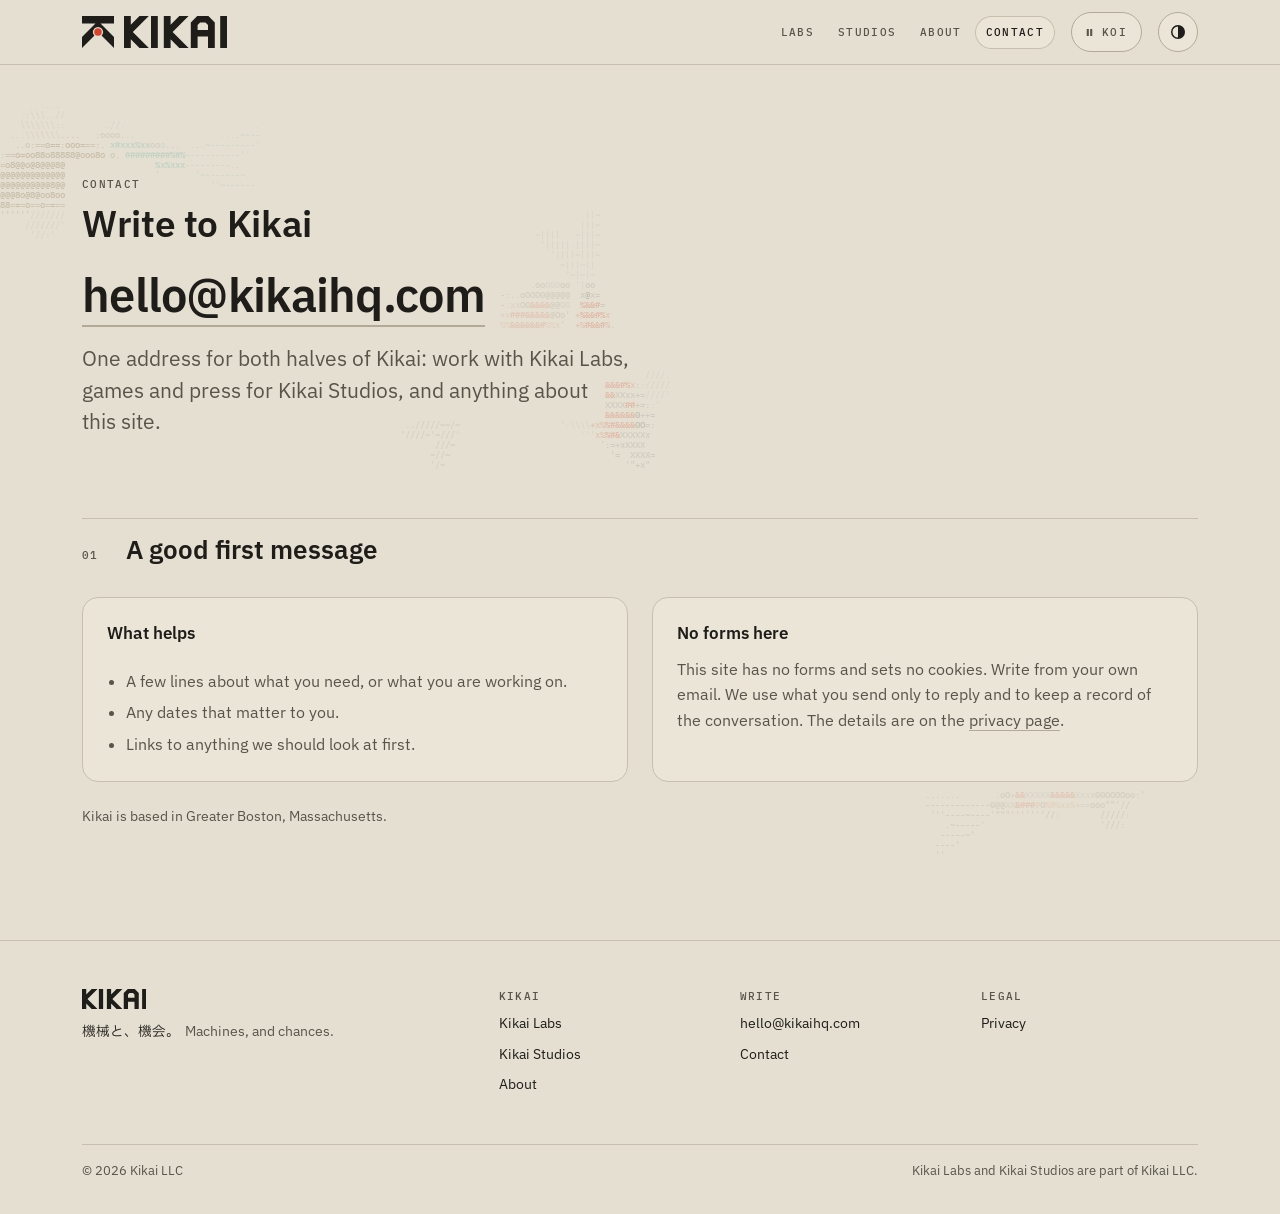
<file: contact/index.html>
<!doctype html>
<html lang="en">
<head>
<meta charset="utf-8">
<meta name="viewport" content="width=device-width, initial-scale=1, viewport-fit=cover">
<meta http-equiv="Content-Security-Policy" content="default-src &#x27;self&#x27;; img-src &#x27;self&#x27; data:; style-src &#x27;self&#x27;; script-src &#x27;self&#x27;; font-src &#x27;self&#x27;; connect-src &#x27;self&#x27;; manifest-src &#x27;self&#x27;; object-src &#x27;none&#x27;; base-uri &#x27;self&#x27;; form-action &#x27;none&#x27;">
<meta name="referrer" content="strict-origin-when-cross-origin">
<meta name="color-scheme" content="dark light">
<title>Contact · Kikai</title>
<meta name="description" content="Write to Kikai at hello@kikaihq.com. One address reaches Kikai Labs and Kikai Studios.">
<link rel="canonical" href="https://kikaihq.com/contact/">
<meta property="og:url" content="https://kikaihq.com/contact/">
<meta property="og:type" content="website">
<meta property="og:locale" content="en_US">
<meta property="og:site_name" content="Kikai">
<meta property="og:title" content="Contact · Kikai">
<meta property="og:description" content="Write to Kikai at hello@kikaihq.com. One address reaches Kikai Labs and Kikai Studios.">
<meta property="og:image" content="https://kikaihq.com/assets/marks/og-kikaihq.com.png">
<meta property="og:image:width" content="1200">
<meta property="og:image:height" content="630">
<meta property="og:image:type" content="image/png">
<meta property="og:image:alt" content="The Kikai mark, a K turned a quarter with a red core, beside the words: Machines, and chances.">
<meta name="twitter:card" content="summary_large_image">
<meta name="twitter:title" content="Contact · Kikai">
<meta name="twitter:description" content="Write to Kikai at hello@kikaihq.com. One address reaches Kikai Labs and Kikai Studios.">
<meta name="twitter:image" content="https://kikaihq.com/assets/marks/og-kikaihq.com.png">
<meta name="twitter:image:alt" content="The Kikai mark, a K turned a quarter with a red core, beside the words: Machines, and chances.">
<meta name="theme-color" content="#111317" media="(prefers-color-scheme: dark)">
<meta name="theme-color" content="#E4DFD0" media="(prefers-color-scheme: light)">
<link rel="icon" href="/favicon.ico?v=1c65050c24" sizes="16x16 32x32 48x48">
<link rel="icon" href="/assets/marks/icon.svg?v=1c65050c24" type="image/svg+xml">
<link rel="apple-touch-icon" href="/assets/marks/apple-touch-icon.png?v=1c65050c24">
<link rel="manifest" href="/site.webmanifest?v=1c65050c24">
<link rel="preload" href="/assets/fonts/ibm-plex-sans.woff2" as="font" type="font/woff2" crossorigin>
<link rel="preload" href="/assets/fonts/ibm-plex-mono-500.woff2" as="font" type="font/woff2" crossorigin>
<link rel="stylesheet" href="/assets/tokens.css">
<link rel="stylesheet" href="/assets/base.css">
<script src="/assets/js/theme.js"></script>
<script src="/assets/js/motion.js" defer></script>
<script src="/assets/js/koi.js" defer></script>
<link rel="stylesheet" href="/css/site.css">
<script type="application/ld+json">
{"@context": "https://schema.org", "@type": "BreadcrumbList", "itemListElement": [
  {"@type": "ListItem", "position": 1, "name": "Kikai", "item": "https://kikaihq.com/"},
  {"@type": "ListItem", "position": 2, "name": "Contact", "item": "https://kikaihq.com/contact/"}]}
</script>

</head>
<body>
<a class="skip" href="#main">Skip to content</a>
<header class="site-head">
  <div class="wrap site-head-in">
    <a class="brand" href="/" aria-label="Kikai, home"><svg class="lockup" xmlns="http://www.w3.org/2000/svg" viewBox="0 0 36.25 8" aria-hidden="true" focusable="false"><defs><mask id="kv6-i1" maskUnits="userSpaceOnUse" x="-1" y="-1" width="10" height="10"><rect x="-1" y="-1" width="10" height="10" fill="white"/><circle cx="4" cy="4" r="1.28" fill="black"/></mask></defs><g transform="rotate(90 4 4)"><path mask="url(#kv6-i1)" d="M0 0H1.88V3.37L5.25 0H8L4 4L8 8H5.25L1.88 4.63V8H0Z" fill="currentColor"/><circle class="core" cx="4" cy="4" r="0.95" fill="#D9432C"/></g><g transform="translate(10.5 0) scale(1)"><path fill-rule="evenodd" d="M0 0H1.7V8H0Z M1.7 2.17L3.87 0H6.2L2.2 4L6.2 8H3.87L1.7 5.83Z M6.75 0H8.45V8H6.75Z M9.95 0H11.65V8H9.95Z M11.65 2.17L13.82 0H16.15L12.15 4L16.15 8H13.82L11.65 5.83Z M16.7 8V1.6L18.3 0H21.1L22.7 1.6V8H21V5.1H18.4V8Z M18.4 2.233V3.5H21V2.233L20.367 1.6H19.033Z M24.05 0H25.75V8H24.05Z" fill="currentColor"/></g></svg></a>
    <nav class="site-nav" aria-label="Main">
      <a href="/labs/">Labs</a>
      <a href="https://kikaistudios.com/">Studios</a>
      <a href="/about/">About</a>
      <a href="/contact/" aria-current="page">Contact</a>
    </nav>
    <button type="button" class="theme-btn" data-theme-toggle aria-label="Switch between the ink and paper themes"><svg viewBox="0 0 16 16" aria-hidden="true" focusable="false"><circle cx="8" cy="8" r="6.25" fill="none" stroke="currentColor" stroke-width="1.5"/><path d="M8 1.75a6.25 6.25 0 0 1 0 12.5z" fill="currentColor"/></svg></button>
  </div>
</header>
<main id="main">

<section class="wrap page-hero" aria-labelledby="contact-title">
  <div>
    <p class="label">Contact</p>
    <h1 id="contact-title">Write to Kikai</h1>
    <a class="email" href="mailto:hello@kikaihq.com">hello@kikaihq.com</a>
    <p class="lede">One address for both halves of Kikai: work with Kikai Labs, games and press for Kikai Studios, and anything about this site.</p>
  </div>
</section>

<section class="section wrap" aria-labelledby="first-title">
  <div class="section-head">
    <span class="label">01</span>
    <h2 id="first-title">A good first message</h2>
  </div>
  <div class="contact-grid">
    <div class="card">
      <h3>What helps</h3>
      <ul>
        <li>A few lines about what you need, or what you are working on.</li>
        <li>Any dates that matter to you.</li>
        <li>Links to anything we should look at first.</li>
      </ul>
    </div>
    <div class="card">
      <h3>No forms here</h3>
      <p>This site has no forms and sets no cookies. Write from your own email. We use what you send only to reply and to keep a record of the conversation. The details are on the <a href="/privacy/">privacy page</a>.</p>
    </div>
  </div>
  <p class="founder">Kikai is based in Greater Boston, Massachusetts.</p>
</section>

</main>
<footer class="site-foot">
  <div class="wrap">
    <div class="foot-top">
      <div class="foot-brand">
        <a class="brand" href="/" aria-label="Kikai, home"><svg class="wordmark" xmlns="http://www.w3.org/2000/svg" viewBox="0 0 25.75 8" aria-hidden="true" focusable="false"><path fill-rule="evenodd" d="M0 0H1.7V8H0Z M1.7 2.17L3.87 0H6.2L2.2 4L6.2 8H3.87L1.7 5.83Z M6.75 0H8.45V8H6.75Z M9.95 0H11.65V8H9.95Z M11.65 2.17L13.82 0H16.15L12.15 4L16.15 8H13.82L11.65 5.83Z M16.7 8V1.6L18.3 0H21.1L22.7 1.6V8H21V5.1H18.4V8Z M18.4 2.233V3.5H21V2.233L20.367 1.6H19.033Z M24.05 0H25.75V8H24.05Z" fill="currentColor"/></svg></a>
        <p class="foot-tag"><span lang="ja">機械と、機会。</span>Machines, and chances.</p>
      </div>
      <nav class="foot-nav" aria-label="Footer">
        <div>
          <p class="label">Kikai</p>
          <ul>
            <li><a href="/labs/">Kikai Labs</a></li>
            <li><a href="https://kikaistudios.com/">Kikai Studios</a></li>
            <li><a href="/about/">About</a></li>
          </ul>
        </div>
        <div>
          <p class="label">Write</p>
          <ul>
            <li><a href="mailto:hello@kikaihq.com">hello@kikaihq.com</a></li>
            <li><a href="/contact/">Contact</a></li>
          </ul>
        </div>
        <div>
          <p class="label">Legal</p>
          <ul>
            <li><a href="/privacy/">Privacy</a></li>
          </ul>
        </div>
      </nav>
    </div>
    <div class="foot-legal">
      <p>© 2026 Kikai LLC</p>
      <p>Kikai Labs and Kikai Studios are part of Kikai LLC.</p>
    </div>
  </div>
</footer>
</body>
</html>
</file>
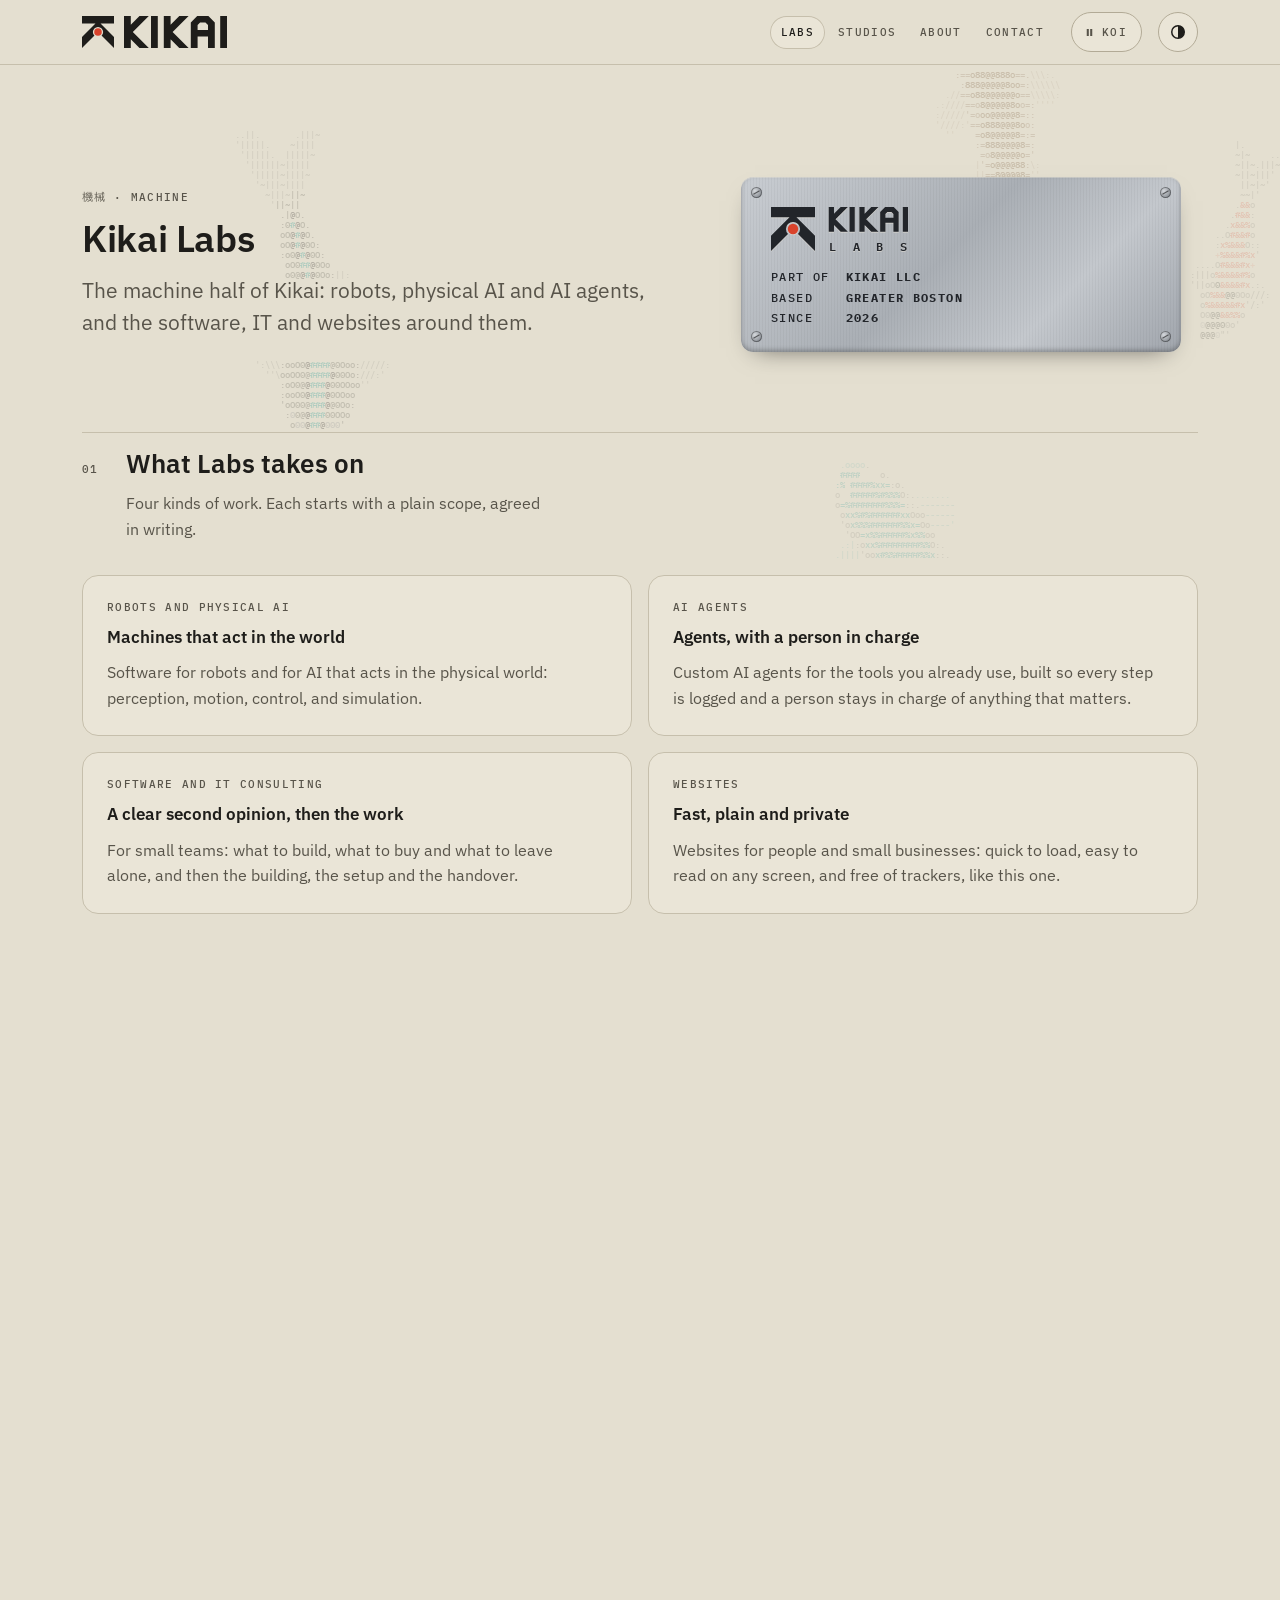
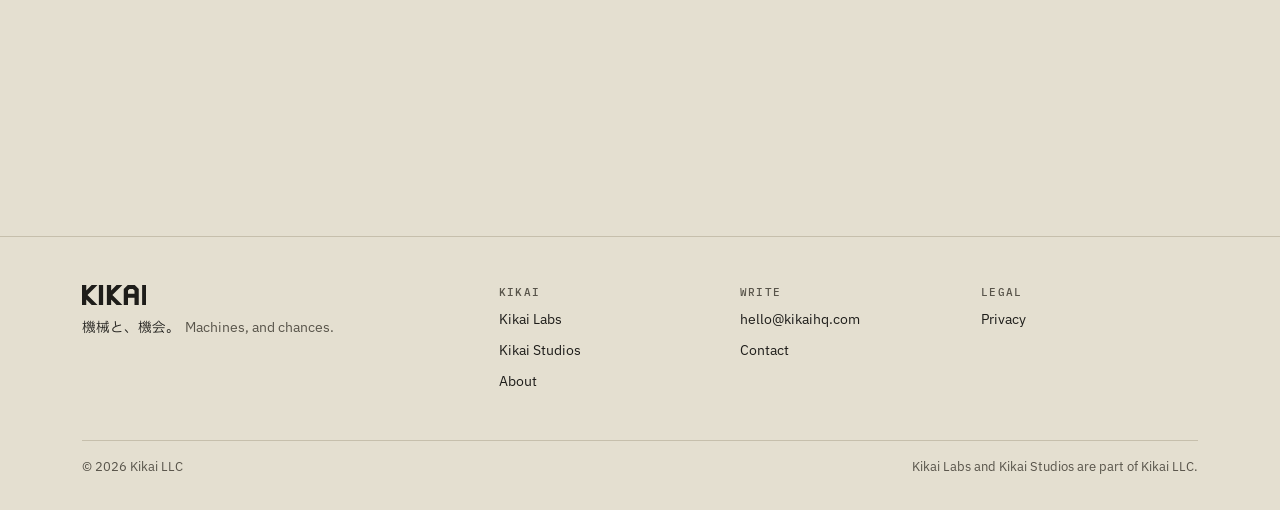
<file: labs/index.html>
<!doctype html>
<html lang="en">
<head>
<meta charset="utf-8">
<meta name="viewport" content="width=device-width, initial-scale=1, viewport-fit=cover">
<meta http-equiv="Content-Security-Policy" content="default-src &#x27;self&#x27;; img-src &#x27;self&#x27; data:; style-src &#x27;self&#x27;; script-src &#x27;self&#x27;; font-src &#x27;self&#x27;; connect-src &#x27;self&#x27;; manifest-src &#x27;self&#x27;; object-src &#x27;none&#x27;; base-uri &#x27;self&#x27;; form-action &#x27;none&#x27;">
<meta name="referrer" content="strict-origin-when-cross-origin">
<meta name="color-scheme" content="dark light">
<title>Kikai Labs · Robots, physical AI, agents and software</title>
<meta name="description" content="Kikai Labs is the machine half of Kikai: robots, physical AI and AI agents, and the software, IT consulting and websites around them. From Boston.">
<link rel="canonical" href="https://kikaihq.com/labs/">
<meta property="og:url" content="https://kikaihq.com/labs/">
<meta property="og:type" content="website">
<meta property="og:locale" content="en_US">
<meta property="og:site_name" content="Kikai">
<meta property="og:title" content="Kikai Labs · Robots, physical AI, agents and software">
<meta property="og:description" content="Kikai Labs is the machine half of Kikai: robots, physical AI and AI agents, and the software, IT consulting and websites around them. From Boston.">
<meta property="og:image" content="https://kikaihq.com/assets/marks/og-kikaihq.com.png">
<meta property="og:image:width" content="1200">
<meta property="og:image:height" content="630">
<meta property="og:image:type" content="image/png">
<meta property="og:image:alt" content="The Kikai mark, a K turned a quarter with a red core, beside the words: Machines, and chances.">
<meta name="twitter:card" content="summary_large_image">
<meta name="twitter:title" content="Kikai Labs · Robots, physical AI, agents and software">
<meta name="twitter:description" content="Kikai Labs is the machine half of Kikai: robots, physical AI and AI agents, and the software, IT consulting and websites around them. From Boston.">
<meta name="twitter:image" content="https://kikaihq.com/assets/marks/og-kikaihq.com.png">
<meta name="twitter:image:alt" content="The Kikai mark, a K turned a quarter with a red core, beside the words: Machines, and chances.">
<meta name="theme-color" content="#111317" media="(prefers-color-scheme: dark)">
<meta name="theme-color" content="#E4DFD0" media="(prefers-color-scheme: light)">
<link rel="icon" href="/favicon.ico?v=1c65050c24" sizes="16x16 32x32 48x48">
<link rel="icon" href="/assets/marks/icon.svg?v=1c65050c24" type="image/svg+xml">
<link rel="apple-touch-icon" href="/assets/marks/apple-touch-icon.png?v=1c65050c24">
<link rel="manifest" href="/site.webmanifest?v=1c65050c24">
<link rel="preload" href="/assets/fonts/ibm-plex-sans.woff2" as="font" type="font/woff2" crossorigin>
<link rel="preload" href="/assets/fonts/ibm-plex-mono-500.woff2" as="font" type="font/woff2" crossorigin>
<link rel="stylesheet" href="/assets/tokens.css">
<link rel="stylesheet" href="/assets/base.css">
<script src="/assets/js/theme.js"></script>
<script src="/assets/js/motion.js" defer></script>
<script src="/assets/js/koi.js" defer></script>
<link rel="stylesheet" href="/css/site.css">
<script type="application/ld+json">
{"@context": "https://schema.org", "@type": "BreadcrumbList", "itemListElement": [
  {"@type": "ListItem", "position": 1, "name": "Kikai", "item": "https://kikaihq.com/"},
  {"@type": "ListItem", "position": 2, "name": "Kikai Labs", "item": "https://kikaihq.com/labs/"}]}
</script>

</head>
<body>
<a class="skip" href="#main">Skip to content</a>
<header class="site-head">
  <div class="wrap site-head-in">
    <a class="brand" href="/" aria-label="Kikai, home"><svg class="lockup" xmlns="http://www.w3.org/2000/svg" viewBox="0 0 36.25 8" aria-hidden="true" focusable="false"><defs><mask id="kv6-i1" maskUnits="userSpaceOnUse" x="-1" y="-1" width="10" height="10"><rect x="-1" y="-1" width="10" height="10" fill="white"/><circle cx="4" cy="4" r="1.28" fill="black"/></mask></defs><g transform="rotate(90 4 4)"><path mask="url(#kv6-i1)" d="M0 0H1.88V3.37L5.25 0H8L4 4L8 8H5.25L1.88 4.63V8H0Z" fill="currentColor"/><circle class="core" cx="4" cy="4" r="0.95" fill="#D9432C"/></g><g transform="translate(10.5 0) scale(1)"><path fill-rule="evenodd" d="M0 0H1.7V8H0Z M1.7 2.17L3.87 0H6.2L2.2 4L6.2 8H3.87L1.7 5.83Z M6.75 0H8.45V8H6.75Z M9.95 0H11.65V8H9.95Z M11.65 2.17L13.82 0H16.15L12.15 4L16.15 8H13.82L11.65 5.83Z M16.7 8V1.6L18.3 0H21.1L22.7 1.6V8H21V5.1H18.4V8Z M18.4 2.233V3.5H21V2.233L20.367 1.6H19.033Z M24.05 0H25.75V8H24.05Z" fill="currentColor"/></g></svg></a>
    <nav class="site-nav" aria-label="Main">
      <a href="/labs/" aria-current="page">Labs</a>
      <a href="https://kikaistudios.com/">Studios</a>
      <a href="/about/">About</a>
      <a href="/contact/">Contact</a>
    </nav>
    <button type="button" class="theme-btn" data-theme-toggle aria-label="Switch between the ink and paper themes"><svg viewBox="0 0 16 16" aria-hidden="true" focusable="false"><circle cx="8" cy="8" r="6.25" fill="none" stroke="currentColor" stroke-width="1.5"/><path d="M8 1.75a6.25 6.25 0 0 1 0 12.5z" fill="currentColor"/></svg></button>
  </div>
</header>
<main id="main">

<section class="wrap page-hero" aria-labelledby="labs-title">
  <div>
    <p class="label"><span lang="ja">機械</span> · Machine</p>
    <h1 id="labs-title">Kikai Labs</h1>
    <p class="lede">The machine half of Kikai: robots, physical AI and AI agents, and the software, IT and websites around them.</p>
  </div>
  <figure class="plate">
    <i class="screw s1"></i><i class="screw s2"></i><i class="screw s3"></i><i class="screw s4"></i>
    <svg class="lockup" xmlns="http://www.w3.org/2000/svg" viewBox="0 0 24.92 8" role="img" aria-label="Kikai Labs"><defs><mask id="kv11-i2" maskUnits="userSpaceOnUse" x="-1" y="-1" width="10" height="10"><rect x="-1" y="-1" width="10" height="10" fill="white"/><circle cx="4" cy="4" r="1.28" fill="black"/></mask></defs><g transform="rotate(90 4 4)"><path mask="url(#kv11-i2)" d="M0 0H1.88V3.37L5.25 0H8L4 4L8 8H5.25L1.88 4.63V8H0Z" fill="currentColor"/><circle class="core" cx="4" cy="4" r="0.95" fill="#D9432C"/></g><g transform="translate(10.5 0) scale(0.56)"><path fill-rule="evenodd" d="M0 0H1.7V8H0Z M1.7 2.17L3.87 0H6.2L2.2 4L6.2 8H3.87L1.7 5.83Z M6.75 0H8.45V8H6.75Z M9.95 0H11.65V8H9.95Z M11.65 2.17L13.82 0H16.15L12.15 4L16.15 8H13.82L11.65 5.83Z M16.7 8V1.6L18.3 0H21.1L22.7 1.6V8H21V5.1H18.4V8Z M18.4 2.233V3.5H21V2.233L20.367 1.6H19.033Z M24.05 0H25.75V8H24.05Z" fill="currentColor"/></g><text x="10.5" y="8" font-family="IBM Plex Mono, monospace" font-weight="600" font-size="2.1" textLength="14.28" lengthAdjust="spacing" fill="#6A707C">LABS</text></svg>
    <dl>
      <dt>Part of</dt><dd>Kikai LLC</dd>
      <dt>Based</dt><dd>Greater Boston</dd>
      <dt>Since</dt><dd>2026</dd>
    </dl>
  </figure>
</section>

<section class="section wrap" aria-labelledby="offer-title">
  <div class="section-head">
    <span class="label">01</span>
    <h2 id="offer-title">What Labs takes on</h2>
    <p>Four kinds of work. Each starts with a plain scope, agreed in writing.</p>
  </div>
  <div class="cols cols-2 offer">
    <article class="card">
      <span class="label">Robots and physical AI</span>
      <h3>Machines that act in the world</h3>
      <p>Software for robots and for AI that acts in the physical world: perception, motion, control, and simulation.</p>
    </article>
    <article class="card">
      <span class="label">AI agents</span>
      <h3>Agents, with a person in charge</h3>
      <p>Custom AI agents for the tools you already use, built so every step is logged and a person stays in charge of anything that matters.</p>
    </article>
    <article class="card">
      <span class="label">Software and IT consulting</span>
      <h3>A clear second opinion, then the work</h3>
      <p>For small teams: what to build, what to buy and what to leave alone, and then the building, the setup and the handover.</p>
    </article>
    <article class="card">
      <span class="label">Websites</span>
      <h3>Fast, plain and private</h3>
      <p>Websites for people and small businesses: quick to load, easy to read on any screen, and free of trackers, like this one.</p>
    </article>
  </div>
</section>

<section class="section wrap" aria-labelledby="start-title">
  <div class="section-head">
    <span class="label">02</span>
    <h2 id="start-title">How a project starts</h2>
  </div>
  <ol class="steps prose">
    <li><p><b>Write a few lines.</b>Send what you need, or what you are stuck on, to <a href="mailto:hello@kikaihq.com?subject=Kikai%20Labs%3A%20a%20project">hello@kikaihq.com</a>.</p></li>
    <li><p><b>Talk it through.</b>A short conversation about the problem, and what a good result would look like.</p></li>
    <li><p><b>A plan in writing.</b>You get the scope and the price in writing before any work starts.</p></li>
  </ol>
</section>

<section class="section wrap" aria-labelledby="who-title">
  <div class="section-head">
    <span class="label">03</span>
    <h2 id="who-title">Who is behind Kikai Labs</h2>
  </div>
  <p class="prose">Founded in 2026 by Noah Jean-Pierre Hathout, a robotics and AI engineer in Boston. <a href="https://noahhathout.com">noahhathout.com</a></p>
</section>

<section class="section wrap" aria-labelledby="cta-title">
  <div class="board grid-bg cta">
    <div>
      <p class="label">Write to Kikai</p>
      <h2 id="cta-title">Working on a robot, an agent, a website or a game?</h2>
      <p>One address reaches both halves of Kikai.</p>
    </div>
    <a class="btn btn-primary btn-email" href="mailto:hello@kikaihq.com?subject=Hello%2C%20Kikai">hello@kikaihq.com</a>
  </div>
</section>

</main>
<footer class="site-foot">
  <div class="wrap">
    <div class="foot-top">
      <div class="foot-brand">
        <a class="brand" href="/" aria-label="Kikai, home"><svg class="wordmark" xmlns="http://www.w3.org/2000/svg" viewBox="0 0 25.75 8" aria-hidden="true" focusable="false"><path fill-rule="evenodd" d="M0 0H1.7V8H0Z M1.7 2.17L3.87 0H6.2L2.2 4L6.2 8H3.87L1.7 5.83Z M6.75 0H8.45V8H6.75Z M9.95 0H11.65V8H9.95Z M11.65 2.17L13.82 0H16.15L12.15 4L16.15 8H13.82L11.65 5.83Z M16.7 8V1.6L18.3 0H21.1L22.7 1.6V8H21V5.1H18.4V8Z M18.4 2.233V3.5H21V2.233L20.367 1.6H19.033Z M24.05 0H25.75V8H24.05Z" fill="currentColor"/></svg></a>
        <p class="foot-tag"><span lang="ja">機械と、機会。</span>Machines, and chances.</p>
      </div>
      <nav class="foot-nav" aria-label="Footer">
        <div>
          <p class="label">Kikai</p>
          <ul>
            <li><a href="/labs/">Kikai Labs</a></li>
            <li><a href="https://kikaistudios.com/">Kikai Studios</a></li>
            <li><a href="/about/">About</a></li>
          </ul>
        </div>
        <div>
          <p class="label">Write</p>
          <ul>
            <li><a href="mailto:hello@kikaihq.com">hello@kikaihq.com</a></li>
            <li><a href="/contact/">Contact</a></li>
          </ul>
        </div>
        <div>
          <p class="label">Legal</p>
          <ul>
            <li><a href="/privacy/">Privacy</a></li>
          </ul>
        </div>
      </nav>
    </div>
    <div class="foot-legal">
      <p>© 2026 Kikai LLC</p>
      <p>Kikai Labs and Kikai Studios are part of Kikai LLC.</p>
    </div>
  </div>
</footer>
</body>
</html>
</file>
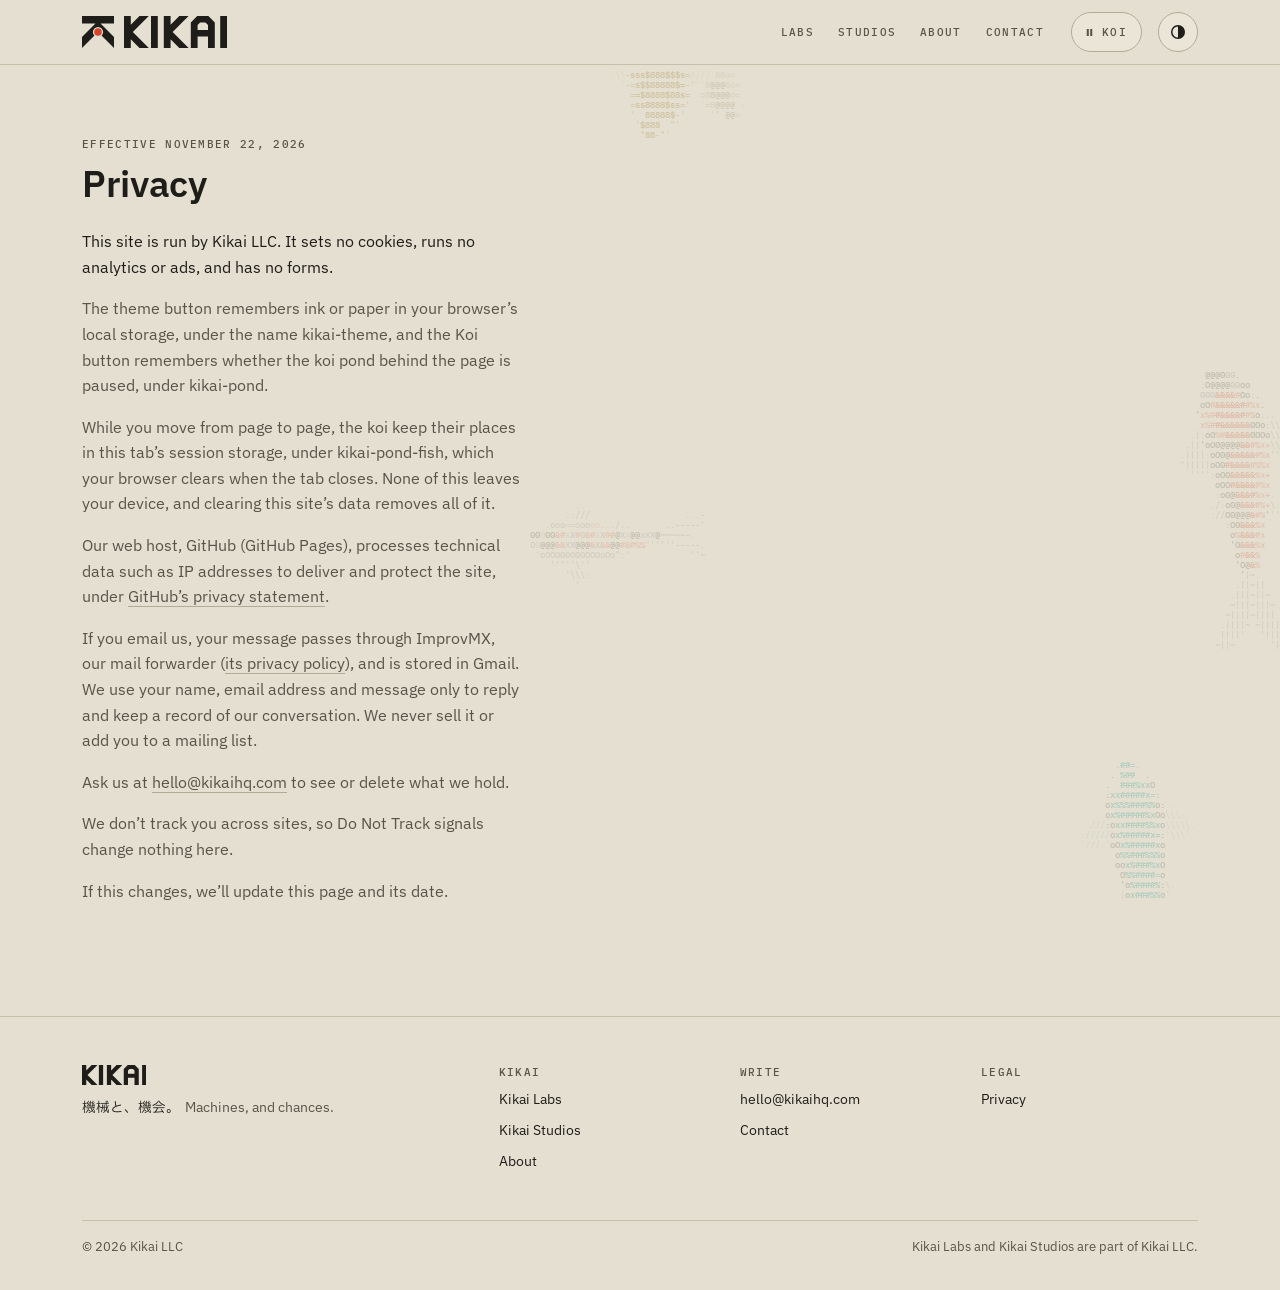
<file: privacy/index.html>
<!doctype html>
<html lang="en">
<head>
<meta charset="utf-8">
<meta name="viewport" content="width=device-width, initial-scale=1, viewport-fit=cover">
<meta http-equiv="Content-Security-Policy" content="default-src &#x27;self&#x27;; img-src &#x27;self&#x27; data:; style-src &#x27;self&#x27;; script-src &#x27;self&#x27;; font-src &#x27;self&#x27;; connect-src &#x27;self&#x27;; manifest-src &#x27;self&#x27;; object-src &#x27;none&#x27;; base-uri &#x27;self&#x27;; form-action &#x27;none&#x27;">
<meta name="referrer" content="strict-origin-when-cross-origin">
<meta name="color-scheme" content="dark light">
<title>Privacy · Kikai</title>
<meta name="description" content="Kikai’s website sets no cookies, runs no analytics or ads, and has no forms. How email to Kikai is handled, and how to ask about it.">
<link rel="canonical" href="https://kikaihq.com/privacy/">
<meta property="og:url" content="https://kikaihq.com/privacy/">
<meta property="og:type" content="website">
<meta property="og:locale" content="en_US">
<meta property="og:site_name" content="Kikai">
<meta property="og:title" content="Privacy · Kikai">
<meta property="og:description" content="Kikai’s website sets no cookies, runs no analytics or ads, and has no forms. How email to Kikai is handled, and how to ask about it.">
<meta property="og:image" content="https://kikaihq.com/assets/marks/og-kikaihq.com.png">
<meta property="og:image:width" content="1200">
<meta property="og:image:height" content="630">
<meta property="og:image:type" content="image/png">
<meta property="og:image:alt" content="The Kikai mark, a K turned a quarter with a red core, beside the words: Machines, and chances.">
<meta name="twitter:card" content="summary_large_image">
<meta name="twitter:title" content="Privacy · Kikai">
<meta name="twitter:description" content="Kikai’s website sets no cookies, runs no analytics or ads, and has no forms. How email to Kikai is handled, and how to ask about it.">
<meta name="twitter:image" content="https://kikaihq.com/assets/marks/og-kikaihq.com.png">
<meta name="twitter:image:alt" content="The Kikai mark, a K turned a quarter with a red core, beside the words: Machines, and chances.">
<meta name="theme-color" content="#111317" media="(prefers-color-scheme: dark)">
<meta name="theme-color" content="#E4DFD0" media="(prefers-color-scheme: light)">
<link rel="icon" href="/favicon.ico?v=1c65050c24" sizes="16x16 32x32 48x48">
<link rel="icon" href="/assets/marks/icon.svg?v=1c65050c24" type="image/svg+xml">
<link rel="apple-touch-icon" href="/assets/marks/apple-touch-icon.png?v=1c65050c24">
<link rel="manifest" href="/site.webmanifest?v=1c65050c24">
<link rel="preload" href="/assets/fonts/ibm-plex-sans.woff2" as="font" type="font/woff2" crossorigin>
<link rel="preload" href="/assets/fonts/ibm-plex-mono-500.woff2" as="font" type="font/woff2" crossorigin>
<link rel="stylesheet" href="/assets/tokens.css">
<link rel="stylesheet" href="/assets/base.css">
<script src="/assets/js/theme.js"></script>
<script src="/assets/js/motion.js" defer></script>
<script src="/assets/js/koi.js" defer></script>
<link rel="stylesheet" href="/css/site.css">
<script type="application/ld+json">
{"@context": "https://schema.org", "@type": "BreadcrumbList", "itemListElement": [
  {"@type": "ListItem", "position": 1, "name": "Kikai", "item": "https://kikaihq.com/"},
  {"@type": "ListItem", "position": 2, "name": "Privacy", "item": "https://kikaihq.com/privacy/"}]}
</script>

</head>
<body>
<a class="skip" href="#main">Skip to content</a>
<header class="site-head">
  <div class="wrap site-head-in">
    <a class="brand" href="/" aria-label="Kikai, home"><svg class="lockup" xmlns="http://www.w3.org/2000/svg" viewBox="0 0 36.25 8" aria-hidden="true" focusable="false"><defs><mask id="kv6-i1" maskUnits="userSpaceOnUse" x="-1" y="-1" width="10" height="10"><rect x="-1" y="-1" width="10" height="10" fill="white"/><circle cx="4" cy="4" r="1.28" fill="black"/></mask></defs><g transform="rotate(90 4 4)"><path mask="url(#kv6-i1)" d="M0 0H1.88V3.37L5.25 0H8L4 4L8 8H5.25L1.88 4.63V8H0Z" fill="currentColor"/><circle class="core" cx="4" cy="4" r="0.95" fill="#D9432C"/></g><g transform="translate(10.5 0) scale(1)"><path fill-rule="evenodd" d="M0 0H1.7V8H0Z M1.7 2.17L3.87 0H6.2L2.2 4L6.2 8H3.87L1.7 5.83Z M6.75 0H8.45V8H6.75Z M9.95 0H11.65V8H9.95Z M11.65 2.17L13.82 0H16.15L12.15 4L16.15 8H13.82L11.65 5.83Z M16.7 8V1.6L18.3 0H21.1L22.7 1.6V8H21V5.1H18.4V8Z M18.4 2.233V3.5H21V2.233L20.367 1.6H19.033Z M24.05 0H25.75V8H24.05Z" fill="currentColor"/></g></svg></a>
    <nav class="site-nav" aria-label="Main">
      <a href="/labs/">Labs</a>
      <a href="https://kikaistudios.com/">Studios</a>
      <a href="/about/">About</a>
      <a href="/contact/">Contact</a>
    </nav>
    <button type="button" class="theme-btn" data-theme-toggle aria-label="Switch between the ink and paper themes"><svg viewBox="0 0 16 16" aria-hidden="true" focusable="false"><circle cx="8" cy="8" r="6.25" fill="none" stroke="currentColor" stroke-width="1.5"/><path d="M8 1.75a6.25 6.25 0 0 1 0 12.5z" fill="currentColor"/></svg></button>
  </div>
</header>
<main id="main">

<section class="wrap legal" aria-labelledby="privacy-title">
  <p class="label">Effective November 22, 2026</p>
  <h1 id="privacy-title">Privacy</h1>
  <div class="prose">
    <p>This site is run by Kikai LLC. It sets no cookies, runs no analytics or ads, and has no forms.</p>
    <p>The theme button remembers ink or paper in your browser’s local storage, under the name <span class="key">kikai-theme</span>, and the Koi button remembers whether the koi pond behind the page is paused, under <span class="key">kikai-pond</span>.</p>
    <p>While you move from page to page, the koi keep their places in this tab’s session storage, under <span class="key">kikai-pond-fish</span>, which your browser clears when the tab closes. None of this leaves your device, and clearing this site’s data removes all of it.</p>

    <p>Our web host, GitHub (GitHub Pages), processes technical data such as IP addresses to deliver and protect the site, under <a href="https://docs.github.com/en/site-policy/privacy-policies/github-general-privacy-statement">GitHub’s privacy statement</a>.</p>
    <p>If you email us, your message passes through ImprovMX, our mail forwarder (<a href="https://improvmx.com/privacy">its privacy policy</a>), and is stored in Gmail. We use your name, email address and message only to reply and keep a record of our conversation. We never sell it or add you to a mailing list.</p>
    <p>Ask us at <a href="mailto:hello@kikaihq.com">hello@kikaihq.com</a> to see or delete what we hold.</p>
    <p>We don’t track you across sites, so Do Not Track signals change nothing here.</p>
    <p>If this changes, we’ll update this page and its date.</p>
  </div>
</section>

</main>
<footer class="site-foot">
  <div class="wrap">
    <div class="foot-top">
      <div class="foot-brand">
        <a class="brand" href="/" aria-label="Kikai, home"><svg class="wordmark" xmlns="http://www.w3.org/2000/svg" viewBox="0 0 25.75 8" aria-hidden="true" focusable="false"><path fill-rule="evenodd" d="M0 0H1.7V8H0Z M1.7 2.17L3.87 0H6.2L2.2 4L6.2 8H3.87L1.7 5.83Z M6.75 0H8.45V8H6.75Z M9.95 0H11.65V8H9.95Z M11.65 2.17L13.82 0H16.15L12.15 4L16.15 8H13.82L11.65 5.83Z M16.7 8V1.6L18.3 0H21.1L22.7 1.6V8H21V5.1H18.4V8Z M18.4 2.233V3.5H21V2.233L20.367 1.6H19.033Z M24.05 0H25.75V8H24.05Z" fill="currentColor"/></svg></a>
        <p class="foot-tag"><span lang="ja">機械と、機会。</span>Machines, and chances.</p>
      </div>
      <nav class="foot-nav" aria-label="Footer">
        <div>
          <p class="label">Kikai</p>
          <ul>
            <li><a href="/labs/">Kikai Labs</a></li>
            <li><a href="https://kikaistudios.com/">Kikai Studios</a></li>
            <li><a href="/about/">About</a></li>
          </ul>
        </div>
        <div>
          <p class="label">Write</p>
          <ul>
            <li><a href="mailto:hello@kikaihq.com">hello@kikaihq.com</a></li>
            <li><a href="/contact/">Contact</a></li>
          </ul>
        </div>
        <div>
          <p class="label">Legal</p>
          <ul>
            <li><a href="/privacy/">Privacy</a></li>
          </ul>
        </div>
      </nav>
    </div>
    <div class="foot-legal">
      <p>© 2026 Kikai LLC</p>
      <p>Kikai Labs and Kikai Studios are part of Kikai LLC.</p>
    </div>
  </div>
</footer>
</body>
</html>
</file>
<file: assets/tokens.css>
:root{
  --ink:#17181C; --paper:#E9E4D8; --red:#D9432C; --bone:#DED6C4; --gun:#6A707C; --panel:#1E1F22;
  --red-on-ink:#E85A3F;
  --red-on-paper:#B03A24;
  --red-hi:#F6A592; --red-lo:#9E2F1C;
  --bg:#111317;
  --surface:#171A1F;
  --raise:#1D2026;
  --line:#2A2E36; --line-2:#3A3F49;
  --fg:#E6E1D5;
  --muted:#9C988C;
  --faint:#9C988C;
  --accent:#E85A3F;
  --focus:#E85A3F;
  --notice-fg:#E2B654;
  --notice-bg:#29241A;
  --btn-bg:#E9E4D8; --btn-fg:#17181C;
  --board:#17181C; --board-fg:#E9E4D8;
  --ring:rgba(233,228,216,.1);
  --grid:rgba(233,228,216,.045);
  --scrim:rgba(17,19,23,.88);
  --lift:rgba(0,0,0,.55);
  --pond-tone:.78;
  --koi-u:#2AB7AB; --koi-o:#E8843E; --koi-g:#D8AA4C; --koi-k:#A68262;
  color-scheme:dark;
  --f-sans:"IBM Plex Sans","IBM Plex Sans JP","Segoe UI",system-ui,sans-serif;
  --f-mono:"IBM Plex Mono",ui-monospace,"Cascadia Mono",Consolas,monospace;
  --f-jp:"IBM Plex Sans JP","Yu Gothic","Hiragino Sans","Meiryo",sans-serif;
  --f-px:"Kikai Pixel","IBM Plex Mono",monospace;
  --f-pxd:"Kikai Pixel Display","Kikai Pixel","IBM Plex Mono",monospace;
  --t-label:11px;
  --t-small:13.5px;
  --t-body:16px;
  --t-lede:clamp(18px,1.6vw + 12px,21px);
  --t-h3:17px;
  --t-h2:clamp(22px,.6vw + 18px,26px);
  --t-h1:clamp(30px,1.2vw + 22px,38px);
  --t-display:clamp(36px,2vw + 22px,48px);
  --lh:1.6;
  --s1:4px; --s2:8px; --s3:12px; --s4:16px; --s5:24px; --s6:32px; --s7:48px; --s8:72px; --s9:112px;
  --r-sm:8px; --r:12px; --r-lg:16px; --r-xl:22px; --r-pill:999px;
  --max:1180px;
  --gutter:16px;
  --head-h:64px;
  --mark-min:32px;
  --step:70ms;
  --ease:cubic-bezier(.2,.8,.2,1);
}
@media (min-width:600px){:root{--gutter:24px}}
@media (min-width:1024px){:root{--gutter:32px}}
@media (prefers-color-scheme:light){
  :root:not([data-theme="dark"]){
    --bg:#E4DFD0; --surface:#EAE5D7; --raise:#EEEADD; --line:#C6BFAC; --line-2:#B2AA96;
    --fg:#1E1D1A; --muted:#58544A; --faint:#58544A; --accent:#B03A24; --focus:#B03A24;
    --notice-fg:#6E4C06; --notice-bg:#E9DFC2;
    --btn-bg:#1E1D1A; --btn-fg:#EEEADD;
    --ring:transparent; --grid:rgba(23,24,28,.055); --scrim:rgba(228,223,208,.9); --lift:rgba(58,48,28,.22);
    --pond-tone:.7; --koi-u:#12968E; --koi-o:#BF621F; --koi-g:#96741A; --koi-k:#7A5A3C;
    color-scheme:light;
  }
}
:root[data-theme="light"]{
  --bg:#E4DFD0; --surface:#EAE5D7; --raise:#EEEADD; --line:#C6BFAC; --line-2:#B2AA96;
  --fg:#1E1D1A; --muted:#58544A; --faint:#58544A; --accent:#B03A24; --focus:#B03A24;
  --notice-fg:#6E4C06; --notice-bg:#E9DFC2;
  --btn-bg:#1E1D1A; --btn-fg:#EEEADD;
  --ring:transparent; --grid:rgba(23,24,28,.055); --scrim:rgba(228,223,208,.9); --lift:rgba(58,48,28,.22);
  --pond-tone:.7; --koi-u:#12968E; --koi-o:#BF621F; --koi-g:#96741A; --koi-k:#7A5A3C;
  color-scheme:light;
}
</file>
<file: assets/base.css>
@font-face{font-family:"IBM Plex Sans";font-style:normal;font-weight:400 700;font-display:swap;src:url("fonts/ibm-plex-sans.woff2") format("woff2")}
@font-face{font-family:"IBM Plex Mono";font-style:normal;font-weight:400;font-display:swap;src:url("fonts/ibm-plex-mono-400.woff2") format("woff2")}
@font-face{font-family:"IBM Plex Mono";font-style:normal;font-weight:500;font-display:swap;src:url("fonts/ibm-plex-mono-500.woff2") format("woff2")}
@font-face{font-family:"IBM Plex Mono";font-style:normal;font-weight:600;font-display:swap;src:url("fonts/ibm-plex-mono-600.woff2") format("woff2")}
@font-face{font-family:"IBM Plex Mono";font-style:normal;font-weight:700;font-display:swap;src:url("fonts/ibm-plex-mono-700.woff2") format("woff2")}
@font-face{font-family:"IBM Plex Sans JP";font-style:normal;font-weight:400;font-display:swap;src:url("fonts/ibm-plex-sans-jp-400.woff2") format("woff2")}
@font-face{font-family:"IBM Plex Sans JP";font-style:normal;font-weight:600;font-display:swap;src:url("fonts/ibm-plex-sans-jp-600.woff2") format("woff2")}
@font-face{font-family:"Kikai Pixel";font-style:normal;font-weight:400;font-display:block;src:url("fonts/kikai-pixel.ttf") format("truetype")}
@font-face{font-family:"Kikai Pixel Display";font-style:normal;font-weight:400;font-display:block;src:url("fonts/kikai-pixel-display.ttf") format("truetype")}
@font-face{font-family:"Lilita One";font-style:normal;font-weight:400;font-display:swap;src:url("fonts/lilita-one-400.woff2") format("woff2")}
*,*::before,*::after{box-sizing:border-box}
html{-webkit-text-size-adjust:100%;text-size-adjust:100%;scroll-padding-top:calc(var(--head-h) + 16px)}
body{margin:0;min-height:100vh;display:flex;flex-direction:column;background:var(--bg);color:var(--fg);
  font:400 var(--t-body)/var(--lh) var(--f-sans);-webkit-font-smoothing:antialiased;text-rendering:optimizeLegibility;overflow-wrap:break-word}
main{flex:1 0 auto}
img,svg{display:block;max-width:100%}
img{height:auto}
h1,h2,h3,h4,p,ul,ol,dl,dd,figure,blockquote{margin:0}
ul,ol{padding-left:1.2em}
button{font:inherit}
::selection{background:var(--fg);color:var(--bg)}
h1,h2,h3,h4{font-weight:600;line-height:1.12;letter-spacing:0;text-wrap:balance}
h1{font-size:var(--t-h1);line-height:1.12;letter-spacing:-.01em}
h2{font-size:var(--t-h2);line-height:1.2}
h3{font-size:var(--t-h3);line-height:1.3}
p{text-wrap:pretty}
[lang="ja"]{font-family:var(--f-jp);letter-spacing:0}
a{color:inherit;text-decoration:underline;text-decoration-thickness:1px;text-decoration-color:var(--line-2);text-underline-offset:.22em}
a:hover{text-decoration-color:currentColor}
strong,b{font-weight:600}
.lede{font-size:var(--t-lede);line-height:1.5;color:var(--muted);max-width:58ch}
.muted{color:var(--muted)}
.small{font-size:var(--t-small)}
.label{display:block;font:500 var(--t-label)/1.3 var(--f-mono);letter-spacing:.12em;text-transform:uppercase;color:var(--faint)}
.mono{font-family:var(--f-mono)}
.prose{max-width:66ch}
.prose p,p.prose{max-width:27.5em}
.prose p+p,.prose p+ul,.prose ul+p{margin-top:1em}
.prose h2{font-size:var(--t-h3);margin:2em 0 .6em}
.prose li+li{margin-top:.4em}
[data-px="drawn"]{display:flex;flex-wrap:wrap;column-gap:.3em;row-gap:0}
.px-svg{display:block;flex:none;height:.7em;width:auto;margin:.15em 0}
.px-words{font-family:var(--f-sans)}
.key{white-space:nowrap}
.vh{position:absolute!important;width:1px;height:1px;padding:0;margin:-1px;overflow:hidden;clip:rect(0 0 0 0);white-space:nowrap;border:0}
.skip{position:absolute;z-index:50;left:var(--gutter);top:-80px;padding:10px 14px;border-radius:var(--r-sm);background:var(--btn-bg);color:var(--btn-fg);
  font:600 var(--t-label)/1 var(--f-mono);letter-spacing:.12em;text-transform:uppercase;text-decoration:none}
.skip:focus{top:12px}
:focus-visible{outline:2px solid var(--focus);outline-offset:3px;border-radius:4px}
.wrap{width:100%;max-width:var(--max);margin-inline:auto;padding-inline:var(--gutter)}
.section{padding-block:var(--s8) 0}
.section-head{display:grid;grid-template-columns:auto minmax(0,1fr);gap:6px 18px;align-items:baseline;border-top:1px solid var(--line);padding-top:var(--s4);margin-bottom:var(--s6)}
.section-head .label{min-width:2.4em}
.section-head h2{grid-column:2}
.section-head p{grid-column:2;color:var(--muted);max-width:30em;margin-top:6px}
.cols{display:grid;gap:var(--s4)}
@media (min-width:720px){.cols-2{grid-template-columns:repeat(2,minmax(0,1fr))}.cols-3{grid-template-columns:repeat(3,minmax(0,1fr))}.cols-4{grid-template-columns:repeat(2,minmax(0,1fr))}}
@media (min-width:1024px){.cols-4{grid-template-columns:repeat(4,minmax(0,1fr))}}
@media (max-width:540px){.section-head{grid-template-columns:1fr}.section-head h2,.section-head p{grid-column:1}}
.site-head{position:sticky;top:0;z-index:20;background:color-mix(in srgb,var(--bg) 90%,transparent);
  -webkit-backdrop-filter:blur(10px);backdrop-filter:blur(10px);border-bottom:1px solid var(--line)}
.site-head-in{display:flex;align-items:center;flex-wrap:wrap;gap:var(--s3) var(--s4);min-height:var(--head-h)}
.brand{display:inline-flex;align-items:center;flex:none;color:var(--fg);text-decoration:none;padding:12px 0;border-radius:6px}
.brand .lockup{height:var(--mark-min);width:auto}
.site-nav{display:flex;align-items:center;gap:2px;margin-left:auto}
.site-nav a{font:500 var(--t-label)/1 var(--f-mono);letter-spacing:.12em;text-transform:uppercase;color:var(--muted);
  text-decoration:none;padding:11px 11px;border-radius:var(--r-pill);white-space:nowrap}
.site-nav a:hover{color:var(--fg);background:var(--surface)}
.site-nav a[aria-current]{color:var(--fg);background:var(--surface);box-shadow:inset 0 0 0 1px var(--line)}
.theme-btn{display:none;appearance:none;flex:none;width:40px;height:40px;place-items:center;padding:0;cursor:pointer;
  color:var(--fg);background:var(--surface);border:1px solid var(--line-2);border-radius:var(--r-pill)}
.js .theme-btn{display:inline-grid}
.theme-btn:hover{border-color:var(--fg)}
.theme-btn svg{width:16px;height:16px}
@media (max-width:680px){
  .site-head{position:static}
  .theme-btn{margin-left:auto}
  .site-nav{order:3;width:100%;margin:0 0 10px;justify-content:space-between}
  .site-nav a{padding:11px 8px}
}
.btn{display:inline-flex;align-items:center;justify-content:center;gap:10px;min-height:46px;padding:14px 20px;cursor:pointer;
  font:600 var(--t-label)/1 var(--f-mono);letter-spacing:.12em;text-transform:uppercase;text-decoration:none;
  color:var(--fg);background:transparent;border:1px solid var(--line-2);border-radius:var(--r-pill);transition:border-color .15s,background-color .15s}
.btn:hover{border-color:var(--fg)}
.btn-primary{background:var(--btn-bg);color:var(--btn-fg);border-color:var(--btn-bg)}
.btn-primary:hover{background:color-mix(in srgb,var(--btn-bg) 86%,var(--bg))}
.btns{display:flex;flex-wrap:wrap;gap:var(--s3)}
.btn-email{text-transform:none;letter-spacing:.03em;font-size:14px}
.card{display:grid;gap:var(--s3);align-content:start;min-width:0;background:var(--surface);border:1px solid var(--line);border-radius:var(--r-lg);padding:var(--s5)}
.card h3{font-size:var(--t-h3)}
.card p{color:var(--muted);max-width:30em}
a.card{text-decoration:none;color:inherit;transition:border-color .15s,transform .15s}
a.card:hover{border-color:var(--fg);transform:translateY(-1px)}
.card-link{position:relative;transition:border-color .15s,transform .15s}
.card-link:hover{border-color:var(--fg);transform:translateY(-1px)}
.card-link .stretch{color:inherit;text-decoration:none}
.card-link .stretch::after{content:"";position:absolute;inset:0;z-index:1;border-radius:var(--r-lg)}
@supports selector(:has(a)){
  .card-link .stretch:focus-visible{outline:none}
  .card-link:has(.stretch:focus-visible){outline:2px solid var(--focus);outline-offset:3px}
}
.facts{display:grid}
.facts>div{display:grid;grid-template-columns:minmax(9em,13em) minmax(0,1fr);gap:4px 18px;border-top:1px solid var(--line);padding:13px 0}
.facts>div:last-child{border-bottom:1px solid var(--line)}
.facts dt{font:500 var(--t-label)/1.7 var(--f-mono);letter-spacing:.12em;text-transform:uppercase;color:var(--faint)}
.facts dd{min-width:0}
@media (max-width:540px){.facts>div{grid-template-columns:1fr}}
.notice{display:flex;gap:10px;align-items:flex-start;padding:12px 14px;border-radius:var(--r);font-size:var(--t-small);
  color:var(--notice-fg);background:var(--notice-bg);border:1px solid color-mix(in srgb,var(--notice-fg) 28%,transparent)}
.notice svg{width:16px;height:16px;flex:none;margin-top:3px}
.notice b{font:700 var(--t-label)/1.9 var(--f-mono);letter-spacing:.14em;text-transform:uppercase}
.board{position:relative;overflow:hidden;background-color:var(--board);color:var(--board-fg);border-radius:var(--r-xl);box-shadow:inset 0 0 0 1px var(--ring);
  --fg:#E9E4D8;--muted:#9C988C;--faint:#9C988C;--line:#2E3036;--line-2:#4A4E57;--surface:#1E1F23;
  --btn-bg:#E9E4D8;--btn-fg:#17181C;--accent:#E85A3F;--focus:#E85A3F}
.grid-bg{background-image:linear-gradient(var(--grid) 1px,transparent 1px),linear-gradient(90deg,var(--grid) 1px,transparent 1px);background-size:24px 24px}
.board.grid-bg{background-image:linear-gradient(rgba(233,228,216,.045) 1px,transparent 1px),linear-gradient(90deg,rgba(233,228,216,.045) 1px,transparent 1px)}
.anno{position:absolute;font:500 10.5px/1 var(--f-mono);letter-spacing:.16em;text-transform:uppercase;color:rgba(233,228,216,.58)}
.anno.tl{top:16px;left:18px}.anno.tr{top:16px;right:18px}.anno.bl{bottom:16px;left:18px}.anno.br{bottom:16px;right:18px}
.anno.bc{left:0;right:0;bottom:16px;text-align:center}
.power{aspect-ratio:1/1;display:grid;place-items:center;--pw:256px}
.power .layer{grid-area:1/1;width:var(--pw);height:var(--pw);opacity:0}
.power .layer svg{width:100%;height:100%}
.power .vec{opacity:1}
.power.s-led .led,.power.s-px .px{opacity:1}
.power.s-led .vec,.power.s-px .vec{opacity:0}
.power.s-vec .vec{animation:settle .35s steps(5,end) both}
.power.s-vec .px{animation:unsettle .35s steps(5,end) both}
@keyframes settle{from{opacity:0}to{opacity:1}}
@keyframes unsettle{from{opacity:1}to{opacity:0}}
@media (max-width:420px){.power{--pw:192px}}
.mod,.core{transform-box:fill-box;transform-origin:center}
.boot .mod{animation:modOn .5s steps(4,end) both;animation-delay:var(--d,0ms)}
.boot .core{animation:coreOn .45s steps(3,end) both}
@keyframes modOn{0%{opacity:.06}100%{opacity:1}}
@keyframes coreOn{0%{opacity:.1}34%{opacity:1;transform:scale(1.25)}100%{opacity:1;transform:scale(1)}}
.d0{--d:0ms}.d1{--d:calc(var(--step) * 1)}.d2{--d:calc(var(--step) * 2)}.d3{--d:calc(var(--step) * 3)}
.d4{--d:calc(var(--step) * 4)}.d5{--d:calc(var(--step) * 5)}.d6{--d:calc(var(--step) * 6)}.d7{--d:calc(var(--step) * 7)}
.d8{--d:calc(var(--step) * 8)}.d9{--d:calc(var(--step) * 9)}.d10{--d:calc(var(--step) * 10)}.d11{--d:calc(var(--step) * 11)}
.board.panel{background-color:var(--panel)}
.kun-wrap{display:grid;gap:var(--s3);justify-items:center;align-content:start;min-width:0}
.kun-stage{display:grid;place-items:center;aspect-ratio:1/1;width:min(100%,var(--stage,384px))}
.kun-live{display:block;width:calc(32px * var(--kun,6));padding:0;border:0;background:none;color:inherit;cursor:pointer;-webkit-tap-highlight-color:transparent}
.kun-live:not([role]){cursor:default}
.kun-live:focus-visible{outline:2px solid var(--focus);outline-offset:8px;border-radius:4px}
.kun-live svg,.kun-still svg{width:100%;height:auto}
.kun-live svg{display:block}
.kun-still{display:block;width:calc(32px * var(--kun,4))}
.kun-2{--kun:2}.kun-3{--kun:3}.kun-4{--kun:4}.kun-5{--kun:5}.kun-6{--kun:6}
.js .kun-live[data-kun-start="boot"]:not(.kun-on) svg,.js .kun-live[data-kun-start="walk"]:not(.kun-on) svg{animation:kun-wait 0s 1.5s both}
@keyframes kun-wait{from{visibility:hidden}to{visibility:visible}}
.seg{display:flex;flex-wrap:wrap;justify-content:center;gap:4px;padding:4px;border-radius:18px;background:var(--surface);box-shadow:inset 0 0 0 1px var(--line)}
.seg[hidden]{display:none}
.seg button{appearance:none;border:0;background:none;cursor:pointer;min-height:36px;padding:8px 11px;border-radius:var(--r-pill);
  font:600 11px/1 var(--f-mono);letter-spacing:.12em;text-transform:uppercase;color:var(--muted)}
.seg button:hover{color:var(--fg)}
.seg button[data-face="play"]{box-shadow:inset 0 0 0 1px var(--line-2)}
.seg button[aria-pressed="true"]{background:var(--fg);color:var(--bg)}
.seg button[hidden]{display:none}
.seg .faces-rest{display:grid;grid-template-columns:repeat(4,minmax(0,1fr));gap:4px;flex-basis:100%}
.seg .faces-rest[hidden]{display:none}
.seg .faces-sign{display:inline-block;min-width:1ch;margin-left:.5em;color:var(--faint)}
.kun-pause{position:absolute;z-index:2;right:12px;bottom:10px;appearance:none;border:0;background:none;cursor:pointer;
  min-height:24px;padding:6px 10px;border-radius:var(--r-pill);font:500 10.5px/1 var(--f-mono);letter-spacing:.16em;
  text-transform:uppercase;color:rgba(233,228,216,.58);box-shadow:inset 0 0 0 1px rgba(233,228,216,.32)}
.kun-pause:hover{color:var(--fg);box-shadow:inset 0 0 0 1px rgba(233,228,216,.5)}
.kun-pause[aria-pressed="true"]{color:var(--board);background:var(--board-fg);box-shadow:none}
.kun-pause[hidden]{display:none}
.site-foot{margin-top:var(--s9);border-top:1px solid var(--line);padding-block:var(--s7) var(--s6);font-size:var(--t-small);color:var(--muted)}
.foot-top{display:grid;grid-template-columns:minmax(0,1.1fr) minmax(0,2fr);gap:var(--s6)}
.foot-brand{display:grid;gap:var(--s3);align-content:start}
.foot-brand .brand{padding:0;justify-self:start}
.foot-brand .wordmark{height:20px;width:auto}
.foot-tag [lang="ja"]{color:var(--fg);margin-right:.4em}
.foot-nav{display:grid;grid-template-columns:repeat(3,minmax(0,1fr));gap:var(--s5)}
.foot-nav ul{list-style:none;padding:0;margin-top:10px;display:grid;gap:9px}
.foot-nav a{color:var(--fg);text-decoration:none}
.foot-nav a:hover{text-decoration:underline}
.foot-legal{display:flex;flex-wrap:wrap;justify-content:space-between;gap:6px 24px;margin-top:var(--s7);padding-top:var(--s4);border-top:1px solid var(--line);font-size:13px;color:var(--faint)}
@media (max-width:720px){.foot-top{grid-template-columns:1fr}.foot-nav{grid-template-columns:repeat(2,minmax(0,1fr))}}
.site-foot.slim{padding-block:var(--s5)}
.site-foot.slim .foot-legal{margin-top:0;padding-top:0;border-top:0}
@media (prefers-reduced-motion:no-preference){
  @view-transition{navigation:auto}
  html{scroll-behavior:smooth}
}
@media (min-width:681px){
  .site-head{view-transition-name:site-head}
  .site-nav a[aria-current]{view-transition-name:nav-now}
}
::view-transition-old(root){animation:vt-out .18s var(--ease) both}
::view-transition-new(root){animation:vt-in .36s var(--ease) both}
::view-transition-group(nav-now){animation-duration:.45s;animation-timing-function:var(--ease)}
@keyframes vt-out{to{opacity:0}}
@keyframes vt-in{from{opacity:0}}
html.vt-theme .site-head,html.vt-theme .site-nav a[aria-current]{view-transition-name:none}
html.vt-theme::view-transition-old(root){animation:none}
html.vt-theme::view-transition-new(root){animation:theme-in .62s var(--ease) both}
@keyframes theme-in{from{clip-path:circle(0 at var(--vt-x,100%) var(--vt-y,0))}to{clip-path:circle(var(--vt-r,150vmax) at var(--vt-x,100%) var(--vt-y,0))}}
@supports (animation-timeline:scroll()){
  @media (prefers-reduced-motion:no-preference) and (min-width:681px){
    .site-head{animation:head-lift linear both;animation-timeline:scroll(root block);animation-range:0 160px}
  }
}
@keyframes head-lift{to{box-shadow:0 14px 34px -22px var(--lift)}}
@media (prefers-reduced-motion:no-preference){
  :is(.hero-copy,.page-hero>div:first-child,.studio-copy,.kq-copy,.game-copy,.hold-copy,.page-top,.legal,.lost:not(.lost-hq),.lost-copy)>*{animation:rise .8s var(--ease) both}
  :is(.hero-copy,.page-hero>div:first-child,.studio-copy,.kq-copy,.game-copy,.hold-copy,.page-top,.legal,.lost:not(.lost-hq),.lost-copy)>:nth-child(2){animation-delay:70ms}
  :is(.hero-copy,.page-hero>div:first-child,.studio-copy,.kq-copy,.game-copy,.hold-copy,.page-top,.legal,.lost:not(.lost-hq),.lost-copy)>:nth-child(3){animation-delay:140ms}
  :is(.hero-copy,.page-hero>div:first-child,.studio-copy,.kq-copy,.game-copy,.hold-copy,.page-top,.legal,.lost:not(.lost-hq),.lost-copy)>:nth-child(4){animation-delay:210ms}
  :is(.hero-copy,.page-hero>div:first-child,.studio-copy,.kq-copy,.game-copy,.hold-copy,.page-top,.legal,.lost:not(.lost-hq),.lost-copy)>:nth-child(n+5){animation-delay:280ms}
}
@keyframes rise{from{opacity:0;translate:0 14px}}
@keyframes rise-art{from{opacity:0;translate:0 18px;scale:.985}}
@media (prefers-reduced-motion:no-preference){
  html.js .rv{opacity:0;translate:0 20px;transition:opacity .75s var(--ease),translate .75s var(--ease);transition-delay:var(--rv-d,0ms)}
  html.js .rv.in{opacity:1;translate:none}
  html.js .section-head.rv.in::before{animation:sweep 1.2s var(--ease) var(--rv-d,0ms) both}
  html.js .kanji-board.rv.in svg{animation:scan .9s steps(15,end) calc(var(--rv-d,0ms) + 160ms) both}
}
.section-head{position:relative}
.section-head::before{content:"";position:absolute;left:0;right:0;top:-1px;height:1px;background:var(--fg);transform-origin:0 50%;transform:scaleX(0);opacity:0;pointer-events:none}
@keyframes sweep{0%{transform:scaleX(0);opacity:.85}55%{transform:scaleX(1);opacity:.85}100%{transform:scaleX(1);opacity:0}}
@keyframes scan{from{clip-path:inset(0 0 100% 0)}to{clip-path:inset(0)}}
@media print{.rv{opacity:1!important;translate:none!important}}
.card{position:relative;isolation:isolate}
.card::before{content:"";position:absolute;inset:-1px;z-index:-1;border-radius:inherit;pointer-events:none;opacity:0;transition:opacity .4s var(--ease);
  background:radial-gradient(440px circle at var(--mx,50%) var(--my,0%),color-mix(in srgb,var(--fg) 8%,transparent),transparent 62%)}
@media (hover:hover) and (pointer:fine){.card:hover::before{opacity:1}}
.btn{transition:border-color .2s var(--ease),background-color .2s var(--ease),color .2s var(--ease),transform .2s var(--ease)}
.btn:active{transform:translateY(1px)}
.btn>[aria-hidden="true"]:last-child,.more>[aria-hidden="true"]:last-child{display:inline-block;transition:transform .3s var(--ease)}
.btn:hover>[aria-hidden="true"]:last-child{transform:translateX(3px)}
.card-link:hover .more>[aria-hidden="true"]:last-child{transform:translateX(4px)}
.site-nav a,.theme-btn,.seg button,.replay,.files a{transition:color .2s var(--ease),background-color .2s var(--ease),box-shadow .2s var(--ease),border-color .2s var(--ease)}
.card-link,a.card{transition:border-color .2s var(--ease),transform .25s var(--ease)}
.card-link:hover,a.card:hover{transform:translateY(-2px)}
.foot-nav a{background:linear-gradient(currentColor,currentColor) 0 100%/0 1px no-repeat;transition:background-size .35s var(--ease)}
.foot-nav a:hover{text-decoration:none;background-size:100% 1px}
.pond{position:fixed;left:0;top:0;z-index:-1;display:block;width:100%;height:100vh;height:100lvh;pointer-events:none;
  opacity:0;transition:opacity 1.4s var(--ease);--pond-a:var(--fg);--pond-b:var(--gun);--pond-r:var(--red);--pond-f:var(--muted);
  --pond-u:var(--koi-u);--pond-o:var(--koi-o);--pond-g:var(--koi-g);--pond-k:var(--koi-k);
  --pond-kinds:"kohaku ogon sanke showa yamabuki chagoi tancho"}
.pond.on{opacity:1}
.pond.now{transition:none}
.pond-btn{display:inline-flex;align-items:center;gap:7px;flex:none;height:40px;padding:0 14px 0 12px;cursor:pointer;appearance:none;
  font:500 var(--t-label)/1 var(--f-mono);letter-spacing:.12em;text-transform:uppercase;color:var(--muted);
  background:var(--surface);border:1px solid var(--line-2);border-radius:var(--r-pill);
  transition:color .2s var(--ease),border-color .2s var(--ease),background-color .2s var(--ease)}
.pond-btn:hover{color:var(--fg);border-color:var(--fg)}
.pond-btn svg{width:11px;height:11px;fill:currentColor}
.pond-btn .i-play,.pond-btn[aria-pressed="true"] .i-pause{display:none}
.pond-btn[aria-pressed="true"] .i-play{display:inline}
.pond-btn[aria-pressed="true"]{color:var(--fg)}
@media (prefers-reduced-motion:no-preference){.pond-btn.pulse{animation:pond-ring .7s var(--ease)}}
@keyframes pond-ring{from{box-shadow:0 0 0 0 color-mix(in srgb,var(--fg) 40%,transparent)}to{box-shadow:0 0 0 12px color-mix(in srgb,var(--fg) 0%,transparent)}}
.pond-btn-free{position:fixed;right:var(--gutter);bottom:var(--gutter);z-index:30}
@media (max-width:680px){.pond-btn{margin-left:auto}.pond-btn+.theme-btn{margin-left:0}}
@media print{
  .pond,.pond-btn,.theme-btn,.site-nav,.skip,.replay,.kun-pause,.seg{display:none!important}
  .site-head{position:static;border:0;-webkit-backdrop-filter:none;backdrop-filter:none}
  .section{break-inside:avoid-page}
  main a[href^="http"]::after{content:" (" attr(href) ")";font-size:.85em;color:var(--muted)}
}
@media (forced-colors:active){
  .site-nav a[aria-current]{outline:1px solid CanvasText;outline-offset:-1px}
  .seg button[aria-pressed="true"],.kun-pause[aria-pressed="true"]{forced-color-adjust:none;background:Highlight;color:HighlightText}
  .seg,.board,.status{border:1px solid CanvasText}
  .kun-pause{border:1px solid ButtonText}
  .board.panel,.kit-art{forced-color-adjust:none}
  .pond,.pond-btn{display:none}
}
@media (prefers-reduced-motion:reduce){
  *,*::before,*::after{animation:none!important;transition:none!important;scroll-behavior:auto!important}
}
</file>
<file: css/site.css>
.hero{display:grid;gap:var(--s7);align-items:center;padding-block:var(--s8) var(--s2)}
.hero-jp{font:600 clamp(17px,1vw + 13px,22px)/1.3 var(--f-jp);font-feature-settings:'palt';letter-spacing:.06em;color:var(--muted)}
.hero h1{margin-top:var(--s3);font-size:var(--t-display);line-height:1.05}
.hero .lede{margin-top:var(--s5)}
.hero .btns{margin-top:var(--s6)}
.hero-art{display:grid;gap:var(--s2);justify-items:center}
.hero-art .board{width:100%;max-width:440px}
.replay{appearance:none;cursor:pointer;padding:10px 14px;border:0;border-radius:var(--r-pill);background:none;color:var(--faint);
  font:500 var(--t-label)/1 var(--f-mono);letter-spacing:.12em;text-transform:uppercase}
.replay:hover{color:var(--fg)}
@media (min-width:920px){
  .hero{grid-template-columns:minmax(0,1.15fr) minmax(0,1fr);gap:var(--s8);padding-top:var(--s9)}
  .hero-art .board{max-width:480px}
}
.halves{display:grid;gap:var(--s4)}
.half{padding:var(--s6) var(--s5);gap:var(--s3)}
.half-jp{font:600 clamp(44px,3vw + 30px,68px)/1 var(--f-jp);font-feature-settings:'palt';letter-spacing:.04em;color:var(--fg);margin-bottom:var(--s2)}
.half h3{margin-top:var(--s1)}
.half .more{margin-top:var(--s3);font:600 var(--t-label)/1.4 var(--f-mono);letter-spacing:.12em;text-transform:uppercase;color:var(--fg)}
@media (min-width:720px){.halves{grid-template-columns:repeat(2,minmax(0,1fr))}.half{padding:var(--s7) var(--s6)}}
.name-grid{display:grid;gap:var(--s6);align-items:center}
.kanji-board{aspect-ratio:1/1;display:grid;place-items:center;width:100%;max-width:400px}
.kanji-board svg{width:180px;height:180px}
@media (min-width:600px){.kanji-board svg{width:225px;height:225px}}
.words{display:grid}
.words>div{display:grid;grid-template-columns:minmax(5.5em,8.5em) minmax(0,1fr);gap:4px 18px;align-items:baseline;border-top:1px solid var(--line);padding:14px 0}
.words>div:last-child{border-bottom:1px solid var(--line)}
.words dt{font:600 clamp(22px,1vw + 18px,28px)/1.25 var(--f-jp);font-feature-settings:'palt';letter-spacing:.04em}
.words dt.long{font-size:clamp(16px,.6vw + 13px,19px);line-height:1.6;white-space:nowrap}
.words dd b{display:block;font-weight:600}
.words dd span{color:var(--muted)}
@media (min-width:860px){.name-grid{grid-template-columns:minmax(0,.85fr) minmax(0,1.15fr);gap:var(--s7)}}
@media (max-width:420px){.words>div{grid-template-columns:1fr}.words dt.long{white-space:normal}}
.page-hero{display:grid;gap:var(--s6);align-items:center;padding-block:var(--s8) var(--s2)}
.page-hero h1{margin-top:var(--s3)}
.page-hero .lede{margin-top:var(--s4)}
.page-hero .label [lang="ja"]{letter-spacing:.08em}
@media (min-width:920px){.page-hero{grid-template-columns:minmax(0,1.2fr) minmax(0,1fr);gap:var(--s8);padding-top:var(--s9)}}
.plate{position:relative;justify-self:center;width:100%;max-width:440px;border-radius:12px;padding:30px 30px 26px;display:grid;gap:18px;color:#22252A;
  background:repeating-linear-gradient(90deg,rgba(0,0,0,.035) 0 1px,transparent 1px 3px),linear-gradient(135deg,#C9CDD2 0%,#AAAFB5 46%,#C4C8CD 72%,#A0A5AC 100%);
  box-shadow:inset 0 1px 0 rgba(233,228,216,.45),inset 0 -2px 5px rgba(0,0,0,.28),0 10px 24px -14px rgba(0,0,0,.6)}
.plate .lockup{height:44px;width:auto;filter:drop-shadow(0 1px 0 rgba(233,228,216,.5))}
.plate .lockup text{fill:currentColor}
.plate dl{display:grid;grid-template-columns:auto 1fr;gap:5px 16px;font:500 11.5px/1.35 var(--f-mono);letter-spacing:.12em;text-transform:uppercase}
.plate dt{opacity:1;font-weight:500}
.plate dd{font-weight:700;overflow-wrap:anywhere}
.screw{position:absolute;width:11px;height:11px;border-radius:50%;background:radial-gradient(circle at 35% 35%,#D6D9DD,#6F747B);box-shadow:inset 0 0 0 1px rgba(0,0,0,.35)}
.screw::after{content:"";position:absolute;left:2px;right:2px;top:5px;height:1px;background:rgba(0,0,0,.55);transform:rotate(-30deg)}
.s1{top:10px;left:10px}.s2{top:10px;right:10px}.s3{bottom:10px;left:10px}.s4{bottom:10px;right:10px}
.offer .label{color:var(--faint)}
.steps{list-style:none;padding:0;display:grid;counter-reset:step}
.steps li{counter-increment:step;display:grid;grid-template-columns:auto minmax(0,1fr);gap:4px 16px;align-items:baseline;border-top:1px solid var(--line);padding:var(--s4) 0}
.steps li:last-child{border-bottom:1px solid var(--line)}
.steps li::before{content:counter(step,decimal-leading-zero);font:500 var(--t-label)/1.9 var(--f-mono);letter-spacing:.14em;color:var(--faint)}
.steps p{color:var(--muted)}
.steps b{display:block;color:var(--fg);font-weight:600}
@media (min-width:960px){
  .steps{grid-template-columns:repeat(3,minmax(0,1fr));column-gap:var(--s6);max-width:none}
  .steps li{grid-template-columns:minmax(0,1fr);align-content:start;gap:var(--s2);border-bottom:1px solid var(--line);padding-bottom:var(--s5)}
  .steps li+li{margin-top:0}
}
.mark-grid{display:grid;gap:var(--s6);align-items:start}
.mark-board{aspect-ratio:1/1;display:grid;place-items:center;width:100%;max-width:400px}
.mark-board svg{width:50%;height:auto}
@media (min-width:860px){
  .mark-grid{grid-template-columns:minmax(0,.85fr) minmax(0,1.15fr);gap:var(--s7)}
  .mark-grid.flip{grid-template-columns:minmax(0,1.15fr) minmax(0,.85fr)}
  .mark-grid.flip>figure{order:2;justify-self:end}
}
.cta{display:grid;gap:var(--s5);align-items:center;padding:clamp(24px,4vw,52px)}
.cta h2{margin-top:var(--s2);max-width:22ch}
.cta p{color:var(--muted);margin-top:var(--s3)}
.cta .btn{justify-self:start}
@media (min-width:860px){.cta{grid-template-columns:minmax(0,1fr) auto}.cta .btn{justify-self:end}}
.founder{margin-top:var(--s5);color:var(--muted);font-size:var(--t-small)}
.email{display:inline-block;margin-top:var(--s5);font:600 clamp(28px,2.6vw + 14px,48px)/1.1 var(--f-sans);letter-spacing:-.015em;
  text-decoration:none;border-bottom:2px solid var(--line-2);padding-bottom:4px;overflow-wrap:anywhere}
.email:hover{border-color:var(--fg)}
.contact-grid{display:grid;gap:var(--s5)}
@media (min-width:860px){.contact-grid{grid-template-columns:repeat(2,minmax(0,1fr))}}
.contact-grid ul{margin-top:var(--s3);color:var(--muted)}
.contact-grid li+li{margin-top:6px}
.legal{padding-top:var(--s8)}
.legal h1{margin-top:var(--s3)}
.legal .prose{margin-top:var(--s5)}
.legal .prose p{color:var(--muted)}
.legal .prose p:first-child{color:var(--fg)}
.lost{padding-block:var(--s9) var(--s2)}
.lost h1{margin-top:var(--s3)}
.lost .lede{margin-top:var(--s4)}
.lost .btns{margin-top:var(--s6)}
.lost-hq{display:grid;gap:var(--s7);align-items:center;padding-top:var(--s8)}
.lost-board{aspect-ratio:1/1;display:grid;place-items:center;width:100%;max-width:320px;justify-self:center;margin:0}
.lost-board svg{width:192px;height:192px}
.lost-board .mod{opacity:.26}
@media (min-width:920px){.lost-hq{grid-template-columns:minmax(0,1.2fr) minmax(0,1fr);gap:var(--s8);padding-top:var(--s9)}.lost-board{max-width:400px;justify-self:end}.lost-board svg{width:256px;height:256px}}
@media (prefers-reduced-motion:no-preference){.lost-hq>.lost-board{animation:rise-art 1s var(--ease) .16s both}}
.plate{transition:transform .6s var(--ease)}
.plate.tilting{transform:perspective(900px) rotateX(var(--rx,0deg)) rotateY(var(--ry,0deg));transition:transform .12s linear}
.plate::before,.plate::after{content:"";position:absolute;inset:0;border-radius:inherit;pointer-events:none}
.plate::after{opacity:0;background:linear-gradient(105deg,transparent 38%,rgba(238,234,221,.55) 48%,rgba(238,234,221,.12) 54%,transparent 64%) no-repeat;background-size:300% 100%}
.plate::before{opacity:0;transition:opacity .4s var(--ease);
  background:radial-gradient(60% 120% at var(--gx,50%) 0%,rgba(238,234,221,.38),transparent 70%)}
.plate.tilting::before{opacity:1}
@media (prefers-reduced-motion:no-preference){
  .page-hero>.plate{animation:rise-art 1s var(--ease) .16s both}
  .plate::after{animation:glint 1.5s var(--ease) .9s both}
}
@keyframes glint{0%{background-position:120% 0;opacity:0}15%{opacity:1}100%{background-position:-20% 0;opacity:0}}
.brand .lockup .core{transition:fill .2s var(--ease)}
.brand:hover .lockup .core,.brand:focus-visible .lockup .core{fill:var(--red-on-ink)}
@media (prefers-reduced-motion:no-preference){.brand:hover .lockup .core,.brand:focus-visible .lockup .core{animation:coreOn .45s steps(3,end) both}}
:root{--hq-pond:.3}
@media (prefers-color-scheme:light){:root:not([data-theme="dark"]){--hq-pond:.25}}
:root[data-theme="light"]{--hq-pond:.25}
.pond{--pond-tone:var(--hq-pond);--pond-near:0;--pond-under:0;--pond-kinds:"asagi kohaku sanke ogon showa yamabuki shusui chagoi"}
</file>
